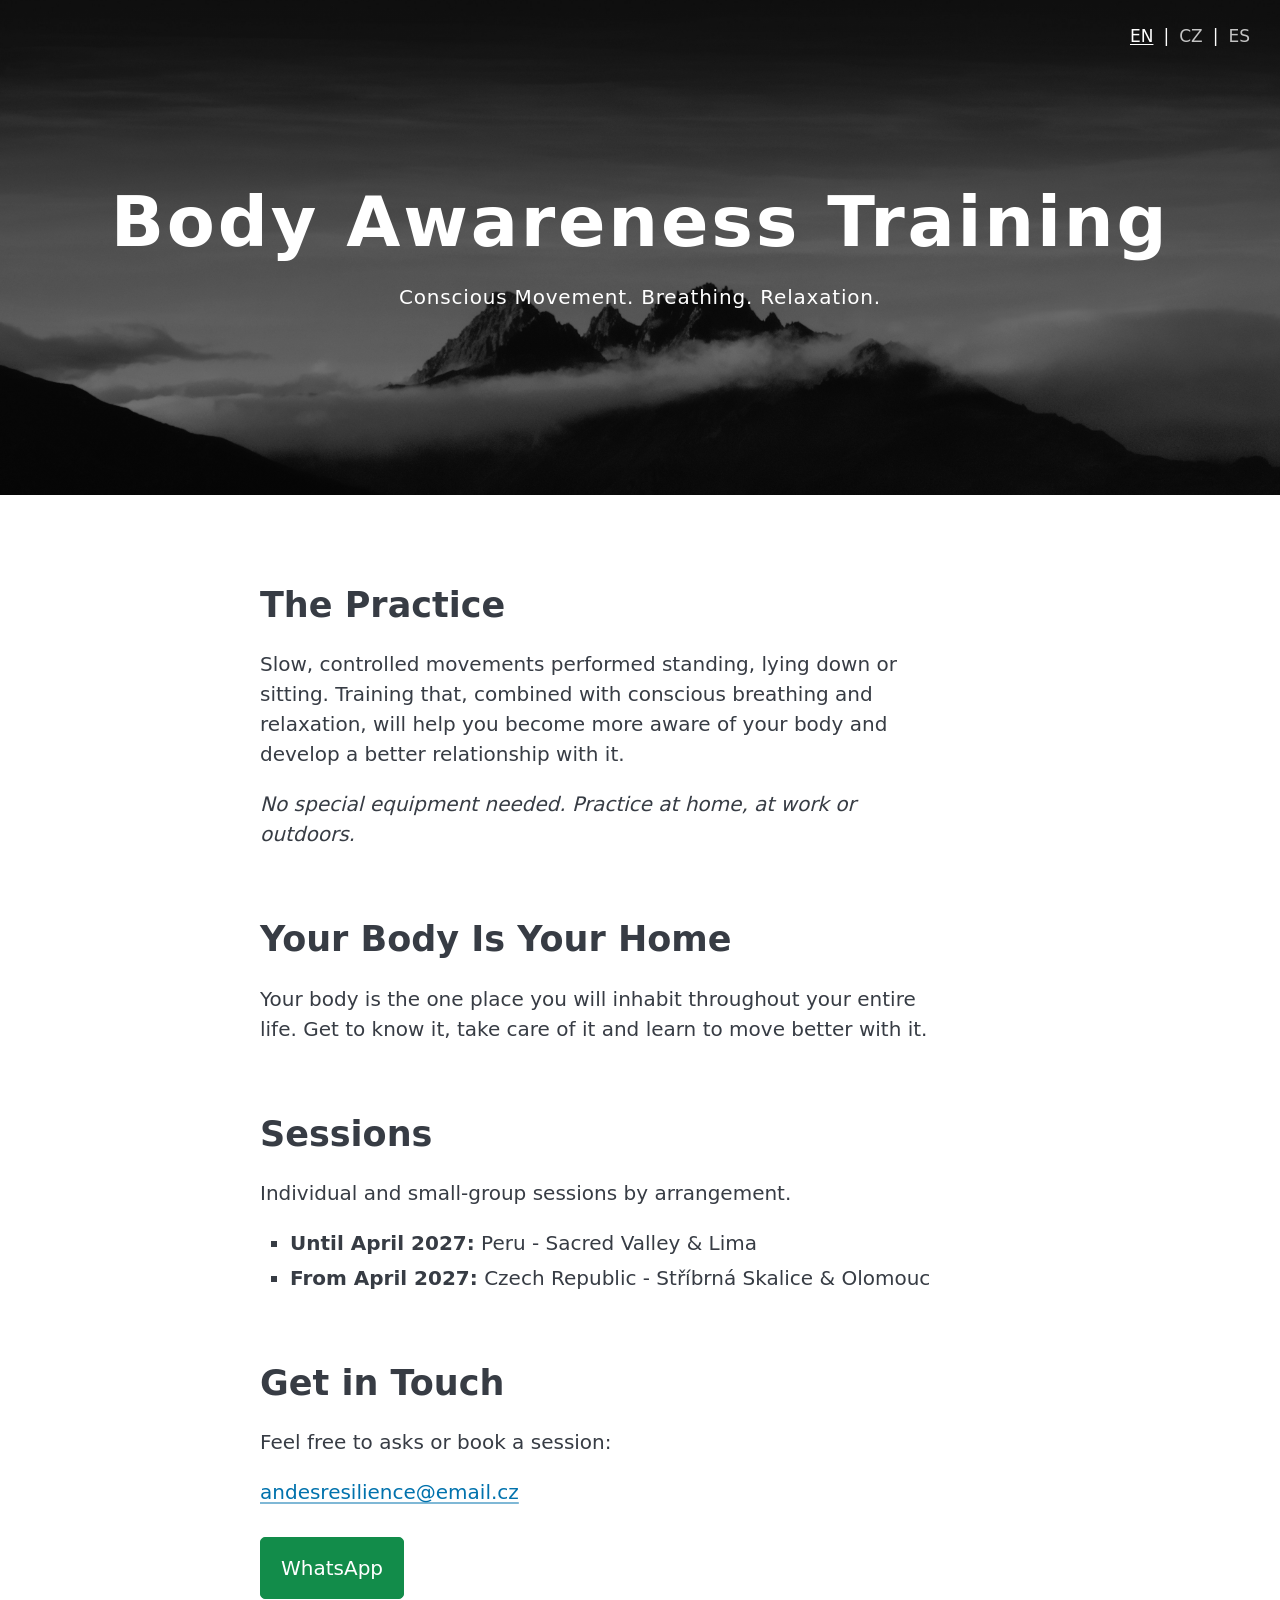
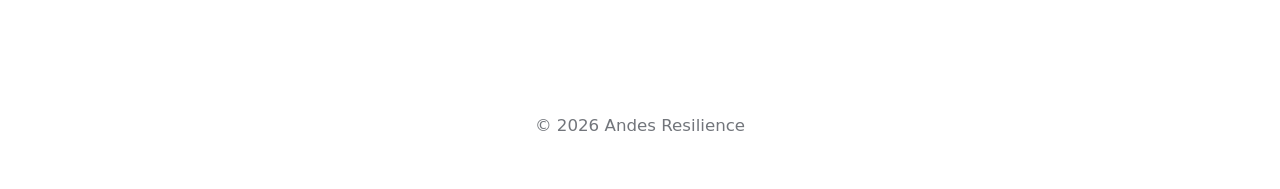
<file: index.html>
<!DOCTYPE html>
<html lang="en" data-theme="light">

<head>
    <meta charset="UTF-8">
    <meta name="viewport" content="width=device-width, initial-scale=1.0">

    <title>Body Awareness Training | Andes Resilience</title>
    <meta name="description" content="Conscious movement, breathing and relaxation. Simple practice to reconnect with your body.">

    <link rel="icon" type="image/png" href="static/img/favicon.png">

    <!-- Pico CSS: Basic layout, typography and responsive styles -->
    <link rel="stylesheet" href="static/css/pico.min.css">

    <!-- Custom CSS: Website-specific appearance -->
    <link rel="stylesheet" href="static/css/custom.css">
</head>

<body>

    <!-- HERO: Main message and Andes photograph -->
    <header class="hero-section">

        <!-- LANGUAGE SWITCHER: Links to all language versions -->
        <nav class="language-switcher" aria-label="Language selection">
            <a href="#" aria-current="page">EN</a>
            <span>|</span>
            <a href="cz/index.html">CZ</a>
            <span>|</span>
            <a href="es/index.html">ES</a>
        </nav>

        <div class="hero-content">
            <h1>Body Awareness Training</h1>
            <p>Conscious Movement. Breathing. Relaxation.</p>
        </div>

    </header>

    <main class="container">

        <!-- THE PRACTICE: What the sessions are about -->
        <section id="practice">
            <h2>The Practice</h2>

            <p>
                Slow, controlled movements performed standing, lying down or sitting.
                Training that, combined with conscious breathing and relaxation, will help you
                become more aware of your body and develop a better relationship with it.
            </p>

            <p>
                <em>No special equipment needed. Practice at home, at work or outdoors.</em>
            </p>
        </section>

        <!-- ABOUT: The central idea behind the practice -->
        <section id="about">
            <h2>Your Body Is Your Home</h2>

            <p>
                Your body is the one place you will inhabit throughout your entire life.
                Get to know it, take care of it and learn to move better with it.
            </p>
        </section>

        <!-- AVAILABILITY: Current and future location -->
        <section id="availability">
            <h2>Sessions</h2>

            <p>
                Individual and small-group sessions by arrangement.
            </p>

            <ul>
                <li><strong>Until April 2027:</strong> Peru - Sacred Valley & Lima</li>
                <li><strong>From April 2027:</strong> Czech Republic - Stříbrná Skalice & Olomouc</li>
            </ul>
        </section>

        <!-- CONTACT: Direct contact without a booking system -->
        <section id="contact">
            <h2>Get in Touch</h2>

            <p>
                Feel free to asks or book a session:
            </p>

            <p>
                <a href="mailto:andesresilience@email.cz">andesresilience@email.cz</a>
            </p>

            <div class="contact-actions">
                <a href="https://wa.me/51908561285"
                   role="button"
                   class="btn-whatsapp">
                    WhatsApp
                </a>
            </div>
        </section>

        <!-- FOOTER: Minimal project identification -->
        <footer>
            <small>&copy; 2026 Andes Resilience</small>
        </footer>

    </main>

</body>
</html>
</file>
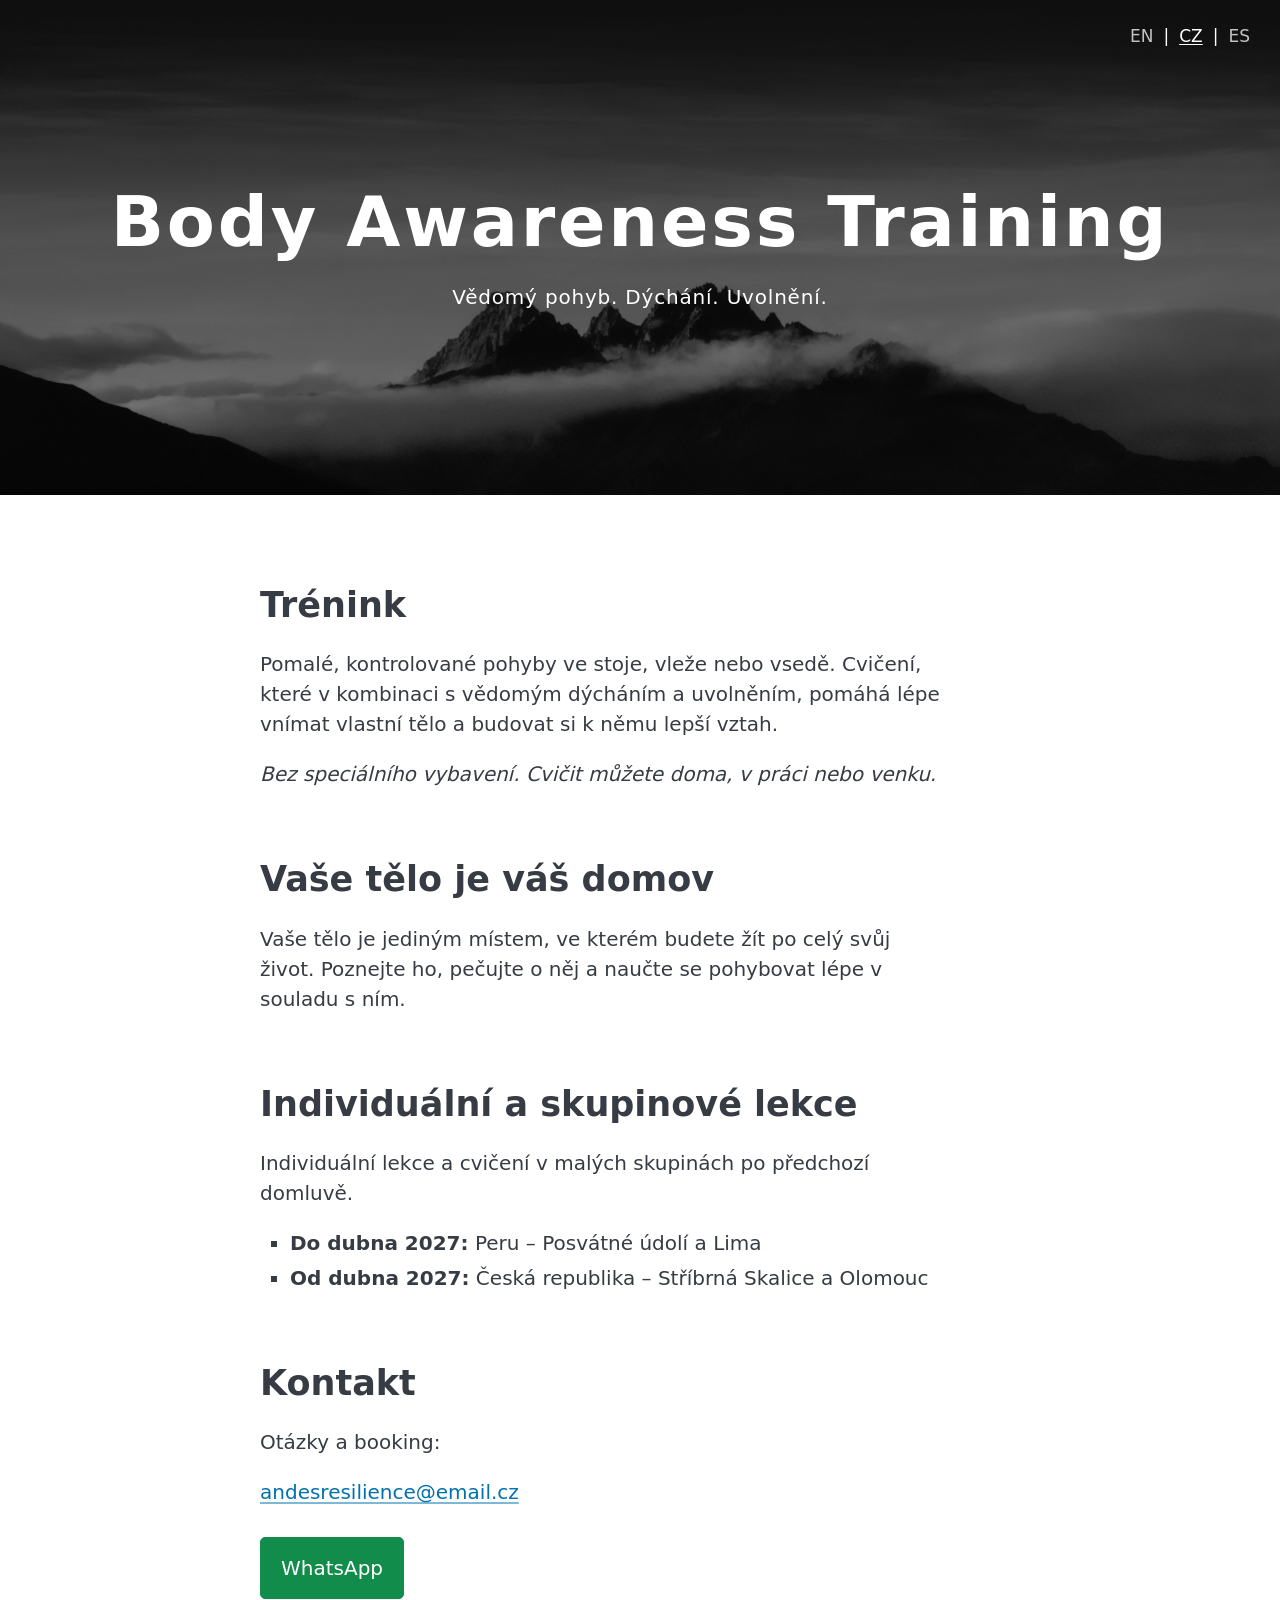
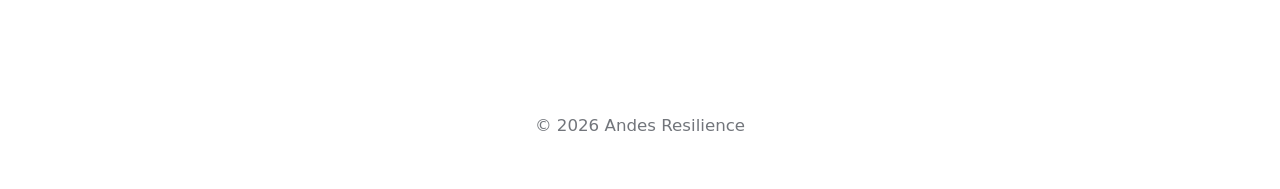
<file: cz/index.html>
<!DOCTYPE html>
<html lang="cs" data-theme="light">

<head>
    <meta charset="UTF-8">
    <meta name="viewport" content="width=device-width, initial-scale=1.0">

    <title>Body Awareness Training | Andes Resilience</title>
    <meta name="description" content="Vědomý pohyb, dýchání a uvolnění. Jednoduchá praxe pro lepší vnímání vlastního těla.">

    <link rel="icon" type="image/png" href="../static/img/favicon.png">

    <!-- Pico CSS: Basic layout, typography and responsive styles -->
    <link rel="stylesheet" href="../static/css/pico.min.css">

    <!-- Custom CSS: Website-specific appearance -->
    <link rel="stylesheet" href="../static/css/custom.css">
</head>

<body>

    <!-- HERO: Main message and Andes photograph -->
    <header class="hero-section">

        <!-- LANGUAGE SWITCHER: Links to all language versions -->
        <nav class="language-switcher" aria-label="Výběr jazyka">
            <a href="../index.html">EN</a>
            <span>|</span>
            <a href="#" aria-current="page">CZ</a>
            <span>|</span>
            <a href="../es/index.html">ES</a>
        </nav>

        <div class="hero-content">
            <h1>Body Awareness Training</h1>
            <p>Vědomý pohyb. Dýchání. Uvolnění.</p>
        </div>

    </header>

    <main class="container">

        <!-- THE PRACTICE: What the sessions are about -->
        <section id="practice">
            <h2>Trénink</h2>

            <p>
                Pomalé, kontrolované pohyby ve stoje, vleže nebo vsedě.
                Cvičení, které v kombinaci s vědomým dýcháním a uvolněním, pomáhá lépe
                vnímat vlastní tělo a budovat si k němu lepší vztah.
            </p>

            <p>
                <em>Bez speciálního vybavení. Cvičit můžete doma, v práci nebo venku.</em>
            </p>
        </section>

        <!-- ABOUT: The central idea behind the practice -->
        <section id="about">
            <h2>Vaše tělo je váš domov</h2>

            <p>
                Vaše tělo je jediným místem, ve kterém budete žít po celý svůj život.
                Poznejte ho, pečujte o něj a naučte se pohybovat lépe v souladu s ním.
            </p>
        </section>

        <!-- AVAILABILITY: Current and future location -->
        <section id="availability">
            <h2>Individuální a skupinové lekce</h2>

            <p>
                Individuální lekce a cvičení v malých skupinách po předchozí domluvě.
            </p>

            <ul>
                <li><strong>Do dubna 2027:</strong> Peru – Posvátné údolí a Lima</li>
                <li><strong>Od dubna 2027:</strong> Česká republika – Stříbrná Skalice a Olomouc</li>
            </ul>
        </section>

        <!-- CONTACT: Direct contact without a booking system -->
        <section id="contact">
            <h2>Kontakt</h2>

            <p>
                Otázky a booking:
            </p>

            <p>
                <a href="mailto:andesresilience@email.cz">andesresilience@email.cz</a>
            </p>

            <div class="contact-actions">
                <a href="https://wa.me/51908561285"
                   role="button"
                   class="btn-whatsapp">
                    WhatsApp
                </a>
            </div>
        </section>

        <!-- FOOTER: Minimal project identification -->
        <footer>
            <small>&copy; 2026 Andes Resilience</small>
        </footer>

    </main>

</body>
</html>
</file>
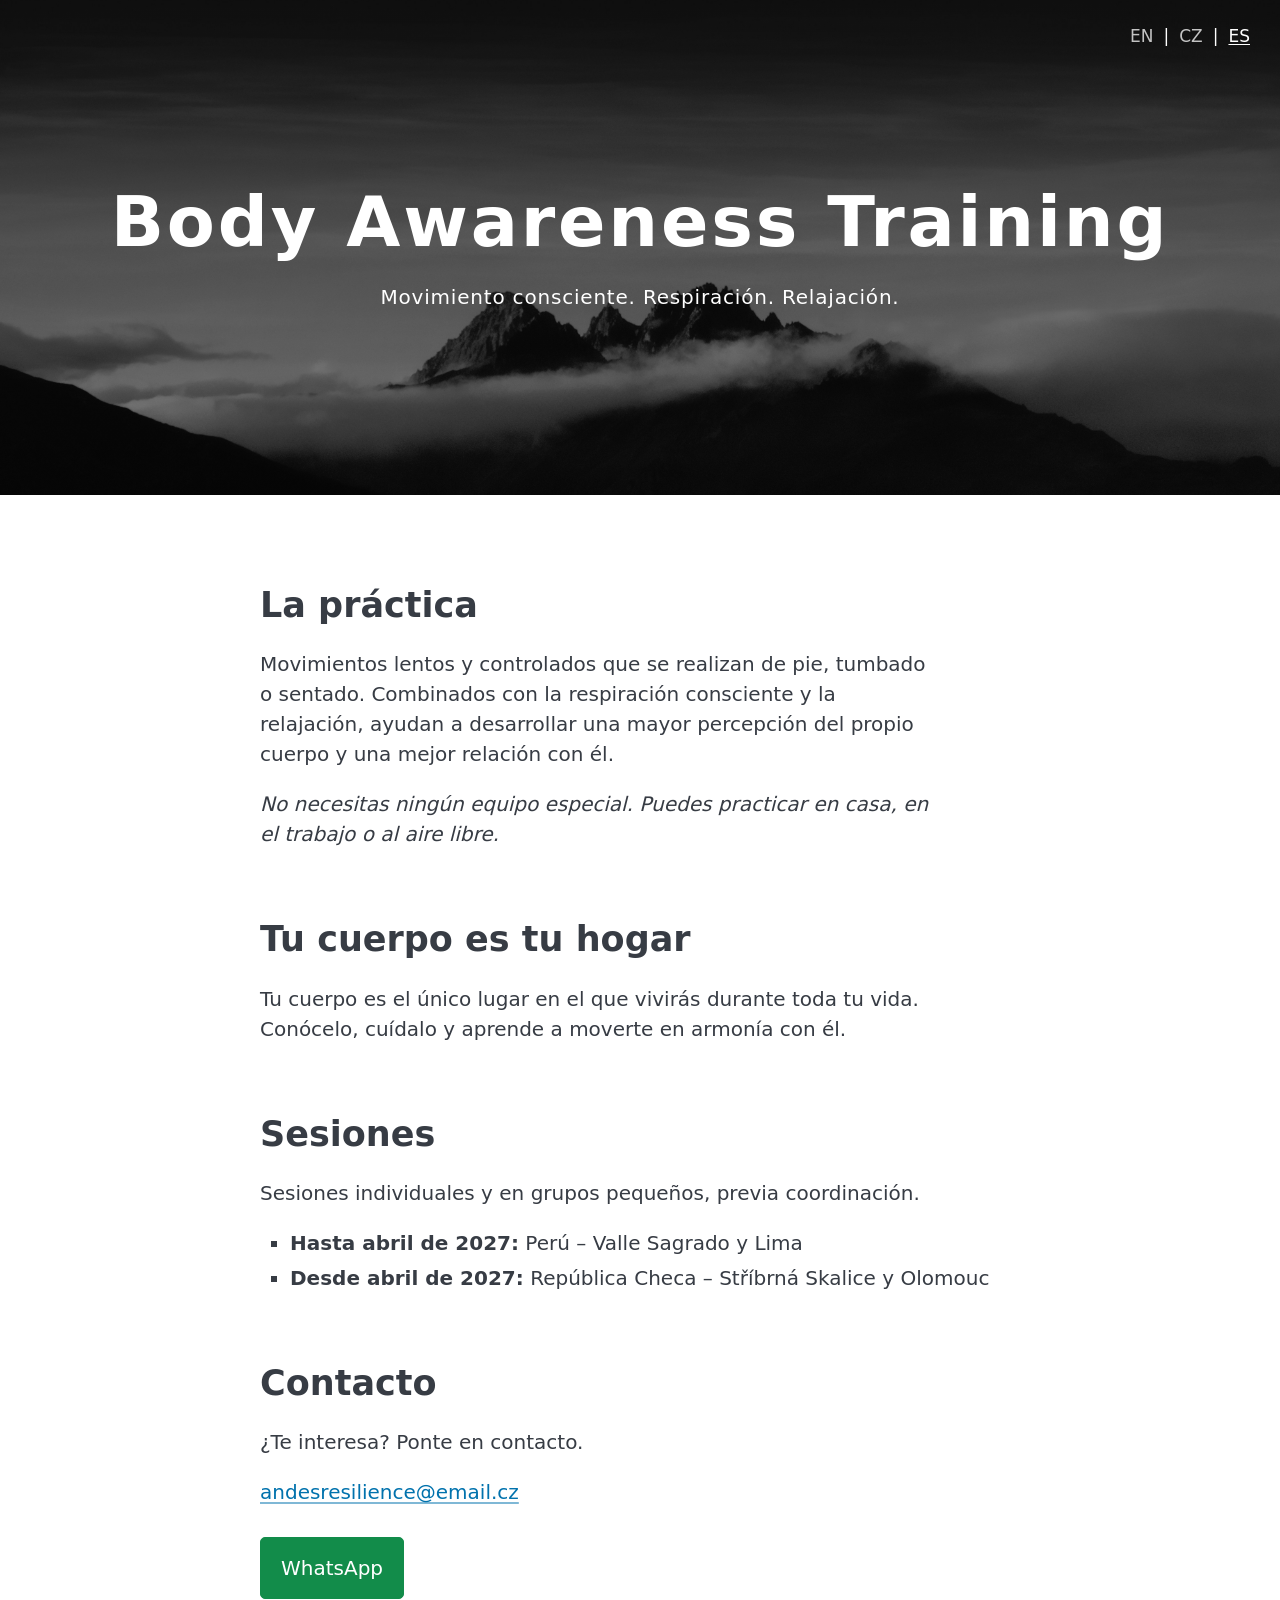
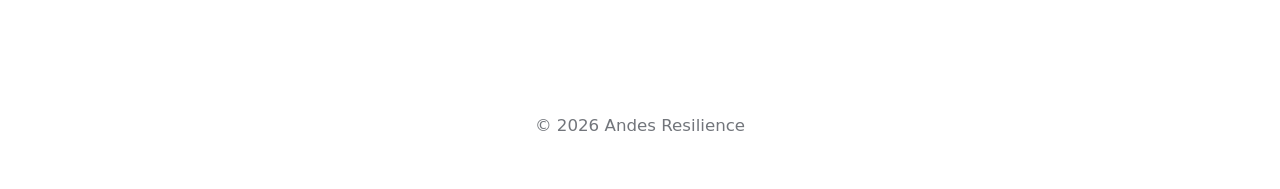
<file: es/index.html>
<!DOCTYPE html>
<html lang="es" data-theme="light">

<head>
    <meta charset="UTF-8">
    <meta name="viewport" content="width=device-width, initial-scale=1.0">

    <title>Body Awareness Training | Andes Resilience</title>
    <meta name="description" content="Movimiento consciente, respiración y relajación. Una práctica sencilla para reconectar con tu cuerpo.">

    <link rel="icon" type="image/png" href="../static/img/favicon.png">

    <!-- Pico CSS: Basic layout, typography and responsive styles -->
    <link rel="stylesheet" href="../static/css/pico.min.css">

    <!-- Custom CSS: Website-specific appearance -->
    <link rel="stylesheet" href="../static/css/custom.css">
</head>

<body>

    <!-- HERO: Main message and Andes photograph -->
    <header class="hero-section">

        <!-- LANGUAGE SWITCHER: Links to all language versions -->
        <nav class="language-switcher" aria-label="Selección de idioma">
            <a href="../index.html">EN</a>
            <span>|</span>
            <a href="../cz/index.html">CZ</a>
            <span>|</span>
            <a href="#" aria-current="page">ES</a>
        </nav>

        <div class="hero-content">
            <h1>Body Awareness Training</h1>
            <p>Movimiento consciente. Respiración. Relajación.</p>
        </div>

    </header>

    <main class="container">

        <!-- THE PRACTICE: What the sessions are about -->
        <section id="practice">
            <h2>La práctica</h2>

            <p>
                Movimientos lentos y controlados que se realizan de pie, tumbado o sentado.
                Combinados con la respiración consciente y la relajación, ayudan a
                desarrollar una mayor percepción del propio cuerpo y una mejor relación con él.
            </p>

            <p>
                <em>No necesitas ningún equipo especial. Puedes practicar en casa, en el trabajo o al aire libre.</em>
            </p>
        </section>

        <!-- ABOUT: The central idea behind the practice -->
        <section id="about">
            <h2>Tu cuerpo es tu hogar</h2>

            <p>
                Tu cuerpo es el único lugar en el que vivirás durante toda tu vida.
                Conócelo, cuídalo y aprende a moverte en armonía con él.
            </p>
        </section>

        <!-- AVAILABILITY: Current and future location -->
        <section id="availability">
            <h2>Sesiones</h2>

            <p>
                Sesiones individuales y en grupos pequeños, previa coordinación.
            </p>

            <ul>
                <li><strong>Hasta abril de 2027:</strong> Perú – Valle Sagrado y Lima</li>
                <li><strong>Desde abril de 2027:</strong> República Checa – Stříbrná Skalice y Olomouc</li>
            </ul>
        </section>

        <!-- CONTACT: Direct contact without a booking system -->
        <section id="contact">
            <h2>Contacto</h2>

            <p>
                ¿Te interesa? Ponte en contacto.
            </p>

            <p>
                <a href="mailto:andesresilience@email.cz">andesresilience@email.cz</a>
            </p>

            <div class="contact-actions">
                <a href="https://wa.me/51908561285"
                   role="button"
                   class="btn-whatsapp">
                    WhatsApp
                </a>
            </div>
        </section>

        <!-- FOOTER: Minimal project identification -->
        <footer>
            <small>&copy; 2026 Andes Resilience</small>
        </footer>

    </main>

</body>
</html>
</file>
<file: static/css/custom.css>
/* =========================================
   BASE
   Basic page settings and Pico CSS overrides
   ========================================= */

:root {
    --pico-font-family: system-ui, -apple-system, "Segoe UI",
        Roboto, Helvetica, Arial, sans-serif;
}

/* Keep the reading area comfortable on wide screens */
main.container {
    max-width: 760px;
}


/* =========================================
   HERO
   Existing black-and-white Andes photograph
   ========================================= */

.hero-section {
    position: relative;
    min-height: 55vh;
    padding: 3rem 1.5rem;

    display: flex;
    align-items: center;
    justify-content: center;

    text-align: center;

    background:
        linear-gradient(rgba(0, 0, 0, 0.30), rgba(0, 0, 0, 0.40)),
        url("../img/hero.jpg") center center / cover no-repeat;
}

.hero-content {
    color: #ffffff;
}

.hero-content h1 {
    color: #ffffff;
    font-size: clamp(2rem, 6vw, 3.5rem);
    font-weight: 750;
    letter-spacing: 0.04em;
    margin-bottom: 1rem;
}

.hero-content p {
    color: #ffffff;
    font-size: 1rem;
    letter-spacing: 0.04em;
    margin-bottom: 0;
}


/* =========================================
   LANGUAGE SWITCHER
   EN / CZ / ES links in the top-right corner
   ========================================= */

.language-switcher {
    position: absolute;
    top: 1.2rem;
    right: 1.5rem;

    display: flex;
    align-items: center;
    gap: 0.5rem;

    font-size: 0.85rem;
}

.language-switcher a,
.language-switcher span {
    color: #ffffff;
    text-decoration: none;
}

.language-switcher a {
    opacity: 0.75;
}

.language-switcher a:hover,
.language-switcher a[aria-current="page"] {
    opacity: 1;
    text-decoration: underline;
}


/* =========================================
   CONTENT
   Simple spacing and readable text
   ========================================= */

main > section {
    margin-top: 3.5rem;
}

main > section h2 {
    margin-bottom: 1.2rem;
}

main > section p {
    max-width: 680px;
}


/* =========================================
   AVAILABILITY
   Current and future locations
   ========================================= */

#availability ul {
    padding-left: 1.5rem;
}


/* =========================================
   CONTACT
   Direct contact without a booking system
   ========================================= */

.contact-actions {
    margin-top: 1.5rem;
}

a.btn-whatsapp {
    --pico-background-color: #128C4A;
    --pico-border-color: #128C4A;
    --pico-color: #ffffff;
}

a.btn-whatsapp:hover {
    --pico-background-color: #0E733C;
    --pico-border-color: #0E733C;
}


/* =========================================
   FOOTER
   Minimal footer at the bottom of the page
   ========================================= */

main > footer {
    margin-top: 4rem;
    padding: 1.5rem 0;
    text-align: center;
    opacity: 0.7;
}


/* =========================================
   MOBILE
   Adjust spacing and hero height on small screens
   ========================================= */

@media (max-width: 600px) {

    .hero-section {
        min-height: 45vh;
    }

    .language-switcher {
        top: 1rem;
        right: 1rem;
    }

    main > section {
        margin-top: 2.5rem;
    }
}
</file>
<file: static/css/pico.min.css>
@charset "UTF-8";/*!
 * Pico CSS ✨ v2.1.1 (https://picocss.com)
 * Copyright 2019-2025 - Licensed under MIT
 */:host,:root{--pico-font-family-emoji:"Apple Color Emoji","Segoe UI Emoji","Segoe UI Symbol","Noto Color Emoji";--pico-font-family-sans-serif:system-ui,"Segoe UI",Roboto,Oxygen,Ubuntu,Cantarell,Helvetica,Arial,"Helvetica Neue",sans-serif,var(--pico-font-family-emoji);--pico-font-family-monospace:ui-monospace,SFMono-Regular,"SF Mono",Menlo,Consolas,"Liberation Mono",monospace,var(--pico-font-family-emoji);--pico-font-family:var(--pico-font-family-sans-serif);--pico-line-height:1.5;--pico-font-weight:400;--pico-font-size:100%;--pico-text-underline-offset:0.1rem;--pico-border-radius:0.25rem;--pico-border-width:0.0625rem;--pico-outline-width:0.125rem;--pico-transition:0.2s ease-in-out;--pico-spacing:1rem;--pico-typography-spacing-vertical:1rem;--pico-block-spacing-vertical:var(--pico-spacing);--pico-block-spacing-horizontal:var(--pico-spacing);--pico-grid-column-gap:var(--pico-spacing);--pico-grid-row-gap:var(--pico-spacing);--pico-form-element-spacing-vertical:0.75rem;--pico-form-element-spacing-horizontal:1rem;--pico-group-box-shadow:0 0 0 rgba(0, 0, 0, 0);--pico-group-box-shadow-focus-with-button:0 0 0 var(--pico-outline-width) var(--pico-primary-focus);--pico-group-box-shadow-focus-with-input:0 0 0 0.0625rem var(--pico-form-element-border-color);--pico-modal-overlay-backdrop-filter:blur(0.375rem);--pico-nav-element-spacing-vertical:1rem;--pico-nav-element-spacing-horizontal:0.5rem;--pico-nav-link-spacing-vertical:0.5rem;--pico-nav-link-spacing-horizontal:0.5rem;--pico-nav-breadcrumb-divider:">";--pico-icon-checkbox:url("data:image/svg+xml,%3Csvg xmlns='http://www.w3.org/2000/svg' width='24' height='24' viewBox='0 0 24 24' fill='none' stroke='rgb(255, 255, 255)' stroke-width='4' stroke-linecap='round' stroke-linejoin='round'%3E%3Cpolyline points='20 6 9 17 4 12'%3E%3C/polyline%3E%3C/svg%3E");--pico-icon-minus:url("data:image/svg+xml,%3Csvg xmlns='http://www.w3.org/2000/svg' width='24' height='24' viewBox='0 0 24 24' fill='none' stroke='rgb(255, 255, 255)' stroke-width='4' stroke-linecap='round' stroke-linejoin='round'%3E%3Cline x1='5' y1='12' x2='19' y2='12'%3E%3C/line%3E%3C/svg%3E");--pico-icon-chevron:url("data:image/svg+xml,%3Csvg xmlns='http://www.w3.org/2000/svg' width='24' height='24' viewBox='0 0 24 24' fill='none' stroke='rgb(136, 145, 164)' stroke-width='2' stroke-linecap='round' stroke-linejoin='round'%3E%3Cpolyline points='6 9 12 15 18 9'%3E%3C/polyline%3E%3C/svg%3E");--pico-icon-date:url("data:image/svg+xml,%3Csvg xmlns='http://www.w3.org/2000/svg' width='24' height='24' viewBox='0 0 24 24' fill='none' stroke='rgb(136, 145, 164)' stroke-width='2' stroke-linecap='round' stroke-linejoin='round'%3E%3Crect x='3' y='4' width='18' height='18' rx='2' ry='2'%3E%3C/rect%3E%3Cline x1='16' y1='2' x2='16' y2='6'%3E%3C/line%3E%3Cline x1='8' y1='2' x2='8' y2='6'%3E%3C/line%3E%3Cline x1='3' y1='10' x2='21' y2='10'%3E%3C/line%3E%3C/svg%3E");--pico-icon-time:url("data:image/svg+xml,%3Csvg xmlns='http://www.w3.org/2000/svg' width='24' height='24' viewBox='0 0 24 24' fill='none' stroke='rgb(136, 145, 164)' stroke-width='2' stroke-linecap='round' stroke-linejoin='round'%3E%3Ccircle cx='12' cy='12' r='10'%3E%3C/circle%3E%3Cpolyline points='12 6 12 12 16 14'%3E%3C/polyline%3E%3C/svg%3E");--pico-icon-search:url("data:image/svg+xml,%3Csvg xmlns='http://www.w3.org/2000/svg' width='24' height='24' viewBox='0 0 24 24' fill='none' stroke='rgb(136, 145, 164)' stroke-width='1.5' stroke-linecap='round' stroke-linejoin='round'%3E%3Ccircle cx='11' cy='11' r='8'%3E%3C/circle%3E%3Cline x1='21' y1='21' x2='16.65' y2='16.65'%3E%3C/line%3E%3C/svg%3E");--pico-icon-close:url("data:image/svg+xml,%3Csvg xmlns='http://www.w3.org/2000/svg' width='24' height='24' viewBox='0 0 24 24' fill='none' stroke='rgb(136, 145, 164)' stroke-width='3' stroke-linecap='round' stroke-linejoin='round'%3E%3Cline x1='18' y1='6' x2='6' y2='18'%3E%3C/line%3E%3Cline x1='6' y1='6' x2='18' y2='18'%3E%3C/line%3E%3C/svg%3E");--pico-icon-loading:url("data:image/svg+xml,%3Csvg fill='none' height='24' width='24' viewBox='0 0 24 24' xmlns='http://www.w3.org/2000/svg' %3E%3Cstyle%3E g %7B animation: rotate 2s linear infinite; transform-origin: center center; %7D circle %7B stroke-dasharray: 75,100; stroke-dashoffset: -5; animation: dash 1.5s ease-in-out infinite; stroke-linecap: round; %7D @keyframes rotate %7B 0%25 %7B transform: rotate(0deg); %7D 100%25 %7B transform: rotate(360deg); %7D %7D @keyframes dash %7B 0%25 %7B stroke-dasharray: 1,100; stroke-dashoffset: 0; %7D 50%25 %7B stroke-dasharray: 44.5,100; stroke-dashoffset: -17.5; %7D 100%25 %7B stroke-dasharray: 44.5,100; stroke-dashoffset: -62; %7D %7D %3C/style%3E%3Cg%3E%3Ccircle cx='12' cy='12' r='10' fill='none' stroke='rgb(136, 145, 164)' stroke-width='4' /%3E%3C/g%3E%3C/svg%3E")}@media (min-width:576px){:host,:root{--pico-font-size:106.25%}}@media (min-width:768px){:host,:root{--pico-font-size:112.5%}}@media (min-width:1024px){:host,:root{--pico-font-size:118.75%}}@media (min-width:1280px){:host,:root{--pico-font-size:125%}}@media (min-width:1536px){:host,:root{--pico-font-size:131.25%}}a{--pico-text-decoration:underline}a.contrast,a.secondary{--pico-text-decoration:underline}small{--pico-font-size:0.875em}h1,h2,h3,h4,h5,h6{--pico-font-weight:700}h1{--pico-font-size:2rem;--pico-line-height:1.125;--pico-typography-spacing-top:3rem}h2{--pico-font-size:1.75rem;--pico-line-height:1.15;--pico-typography-spacing-top:2.625rem}h3{--pico-font-size:1.5rem;--pico-line-height:1.175;--pico-typography-spacing-top:2.25rem}h4{--pico-font-size:1.25rem;--pico-line-height:1.2;--pico-typography-spacing-top:1.874rem}h5{--pico-font-size:1.125rem;--pico-line-height:1.225;--pico-typography-spacing-top:1.6875rem}h6{--pico-font-size:1rem;--pico-line-height:1.25;--pico-typography-spacing-top:1.5rem}tfoot td,tfoot th,thead td,thead th{--pico-font-weight:600;--pico-border-width:0.1875rem}code,kbd,pre,samp{--pico-font-family:var(--pico-font-family-monospace)}kbd{--pico-font-weight:bolder}:where(select,textarea),input:not([type=submit],[type=button],[type=reset],[type=checkbox],[type=radio],[type=file]){--pico-outline-width:0.0625rem}[type=search]{--pico-border-radius:5rem}[type=checkbox],[type=radio]{--pico-border-width:0.125rem}[type=checkbox][role=switch]{--pico-border-width:0.1875rem}details.dropdown summary:not([role=button]){--pico-outline-width:0.0625rem}nav details.dropdown summary:focus-visible{--pico-outline-width:0.125rem}[role=search]{--pico-border-radius:5rem}[role=group]:has(button.secondary:focus,[type=submit].secondary:focus,[type=button].secondary:focus,[role=button].secondary:focus),[role=search]:has(button.secondary:focus,[type=submit].secondary:focus,[type=button].secondary:focus,[role=button].secondary:focus){--pico-group-box-shadow-focus-with-button:0 0 0 var(--pico-outline-width) var(--pico-secondary-focus)}[role=group]:has(button.contrast:focus,[type=submit].contrast:focus,[type=button].contrast:focus,[role=button].contrast:focus),[role=search]:has(button.contrast:focus,[type=submit].contrast:focus,[type=button].contrast:focus,[role=button].contrast:focus){--pico-group-box-shadow-focus-with-button:0 0 0 var(--pico-outline-width) var(--pico-contrast-focus)}[role=group] [role=button],[role=group] [type=button],[role=group] [type=submit],[role=group] button,[role=search] [role=button],[role=search] [type=button],[role=search] [type=submit],[role=search] button{--pico-form-element-spacing-horizontal:2rem}details summary[role=button]:not(.outline)::after{filter:brightness(0) invert(1)}[aria-busy=true]:not(input,select,textarea):is(button,[type=submit],[type=button],[type=reset],[role=button]):not(.outline)::before{filter:brightness(0) invert(1)}:host(:not([data-theme=dark])),:root:not([data-theme=dark]),[data-theme=light]{color-scheme:light;--pico-background-color:#fff;--pico-color:#373c44;--pico-text-selection-color:rgba(2, 154, 232, 0.25);--pico-muted-color:#646b79;--pico-muted-border-color:rgb(231, 234, 239.5);--pico-primary:#0172ad;--pico-primary-background:#0172ad;--pico-primary-border:var(--pico-primary-background);--pico-primary-underline:rgba(1, 114, 173, 0.5);--pico-primary-hover:#015887;--pico-primary-hover-background:#02659a;--pico-primary-hover-border:var(--pico-primary-hover-background);--pico-primary-hover-underline:var(--pico-primary-hover);--pico-primary-focus:rgba(2, 154, 232, 0.5);--pico-primary-inverse:#fff;--pico-secondary:#5d6b89;--pico-secondary-background:#525f7a;--pico-secondary-border:var(--pico-secondary-background);--pico-secondary-underline:rgba(93, 107, 137, 0.5);--pico-secondary-hover:#48536b;--pico-secondary-hover-background:#48536b;--pico-secondary-hover-border:var(--pico-secondary-hover-background);--pico-secondary-hover-underline:var(--pico-secondary-hover);--pico-secondary-focus:rgba(93, 107, 137, 0.25);--pico-secondary-inverse:#fff;--pico-contrast:#181c25;--pico-contrast-background:#181c25;--pico-contrast-border:var(--pico-contrast-background);--pico-contrast-underline:rgba(24, 28, 37, 0.5);--pico-contrast-hover:#000;--pico-contrast-hover-background:#000;--pico-contrast-hover-border:var(--pico-contrast-hover-background);--pico-contrast-hover-underline:var(--pico-secondary-hover);--pico-contrast-focus:rgba(93, 107, 137, 0.25);--pico-contrast-inverse:#fff;--pico-box-shadow:0.0145rem 0.029rem 0.174rem rgba(129, 145, 181, 0.01698),0.0335rem 0.067rem 0.402rem rgba(129, 145, 181, 0.024),0.0625rem 0.125rem 0.75rem rgba(129, 145, 181, 0.03),0.1125rem 0.225rem 1.35rem rgba(129, 145, 181, 0.036),0.2085rem 0.417rem 2.502rem rgba(129, 145, 181, 0.04302),0.5rem 1rem 6rem rgba(129, 145, 181, 0.06),0 0 0 0.0625rem rgba(129, 145, 181, 0.015);--pico-h1-color:#2d3138;--pico-h2-color:#373c44;--pico-h3-color:#424751;--pico-h4-color:#4d535e;--pico-h5-color:#5c6370;--pico-h6-color:#646b79;--pico-mark-background-color:rgb(252.5, 230.5, 191.5);--pico-mark-color:#0f1114;--pico-ins-color:rgb(28.5, 105.5, 84);--pico-del-color:rgb(136, 56.5, 53);--pico-blockquote-border-color:var(--pico-muted-border-color);--pico-blockquote-footer-color:var(--pico-muted-color);--pico-button-box-shadow:0 0 0 rgba(0, 0, 0, 0);--pico-button-hover-box-shadow:0 0 0 rgba(0, 0, 0, 0);--pico-table-border-color:var(--pico-muted-border-color);--pico-table-row-stripped-background-color:rgba(111, 120, 135, 0.0375);--pico-code-background-color:rgb(243, 244.5, 246.75);--pico-code-color:#646b79;--pico-code-kbd-background-color:var(--pico-color);--pico-code-kbd-color:var(--pico-background-color);--pico-form-element-background-color:rgb(251, 251.5, 252.25);--pico-form-element-selected-background-color:#dfe3eb;--pico-form-element-border-color:#cfd5e2;--pico-form-element-color:#23262c;--pico-form-element-placeholder-color:var(--pico-muted-color);--pico-form-element-active-background-color:#fff;--pico-form-element-active-border-color:var(--pico-primary-border);--pico-form-element-focus-color:var(--pico-primary-border);--pico-form-element-disabled-opacity:0.5;--pico-form-element-invalid-border-color:rgb(183.5, 105.5, 106.5);--pico-form-element-invalid-active-border-color:rgb(200.25, 79.25, 72.25);--pico-form-element-invalid-focus-color:var(--pico-form-element-invalid-active-border-color);--pico-form-element-valid-border-color:rgb(76, 154.5, 137.5);--pico-form-element-valid-active-border-color:rgb(39, 152.75, 118.75);--pico-form-element-valid-focus-color:var(--pico-form-element-valid-active-border-color);--pico-switch-background-color:#bfc7d9;--pico-switch-checked-background-color:var(--pico-primary-background);--pico-switch-color:#fff;--pico-switch-thumb-box-shadow:0 0 0 rgba(0, 0, 0, 0);--pico-range-border-color:#dfe3eb;--pico-range-active-border-color:#bfc7d9;--pico-range-thumb-border-color:var(--pico-background-color);--pico-range-thumb-color:var(--pico-secondary-background);--pico-range-thumb-active-color:var(--pico-primary-background);--pico-accordion-border-color:var(--pico-muted-border-color);--pico-accordion-active-summary-color:var(--pico-primary-hover);--pico-accordion-close-summary-color:var(--pico-color);--pico-accordion-open-summary-color:var(--pico-muted-color);--pico-card-background-color:var(--pico-background-color);--pico-card-border-color:var(--pico-muted-border-color);--pico-card-box-shadow:var(--pico-box-shadow);--pico-card-sectioning-background-color:rgb(251, 251.5, 252.25);--pico-dropdown-background-color:#fff;--pico-dropdown-border-color:#eff1f4;--pico-dropdown-box-shadow:var(--pico-box-shadow);--pico-dropdown-color:var(--pico-color);--pico-dropdown-hover-background-color:#eff1f4;--pico-loading-spinner-opacity:0.5;--pico-modal-overlay-background-color:rgba(232, 234, 237, 0.75);--pico-progress-background-color:#dfe3eb;--pico-progress-color:var(--pico-primary-background);--pico-tooltip-background-color:var(--pico-contrast-background);--pico-tooltip-color:var(--pico-contrast-inverse);--pico-icon-valid:url("data:image/svg+xml,%3Csvg xmlns='http://www.w3.org/2000/svg' width='24' height='24' viewBox='0 0 24 24' fill='none' stroke='rgb(76, 154.5, 137.5)' stroke-width='2' stroke-linecap='round' stroke-linejoin='round'%3E%3Cpolyline points='20 6 9 17 4 12'%3E%3C/polyline%3E%3C/svg%3E");--pico-icon-invalid:url("data:image/svg+xml,%3Csvg xmlns='http://www.w3.org/2000/svg' width='24' height='24' viewBox='0 0 24 24' fill='none' stroke='rgb(200.25, 79.25, 72.25)' stroke-width='2' stroke-linecap='round' stroke-linejoin='round'%3E%3Ccircle cx='12' cy='12' r='10'%3E%3C/circle%3E%3Cline x1='12' y1='8' x2='12' y2='12'%3E%3C/line%3E%3Cline x1='12' y1='16' x2='12.01' y2='16'%3E%3C/line%3E%3C/svg%3E")}:host(:not([data-theme=dark])) input:is([type=submit],[type=button],[type=reset],[type=checkbox],[type=radio],[type=file]),:root:not([data-theme=dark]) input:is([type=submit],[type=button],[type=reset],[type=checkbox],[type=radio],[type=file]),[data-theme=light] input:is([type=submit],[type=button],[type=reset],[type=checkbox],[type=radio],[type=file]){--pico-form-element-focus-color:var(--pico-primary-focus)}@media only screen and (prefers-color-scheme:dark){:host(:not([data-theme])),:root:not([data-theme]){color-scheme:dark;--pico-background-color:rgb(19, 22.5, 30.5);--pico-color:#c2c7d0;--pico-text-selection-color:rgba(1, 170, 255, 0.1875);--pico-muted-color:#7b8495;--pico-muted-border-color:#202632;--pico-primary:#01aaff;--pico-primary-background:#0172ad;--pico-primary-border:var(--pico-primary-background);--pico-primary-underline:rgba(1, 170, 255, 0.5);--pico-primary-hover:#79c0ff;--pico-primary-hover-background:#017fc0;--pico-primary-hover-border:var(--pico-primary-hover-background);--pico-primary-hover-underline:var(--pico-primary-hover);--pico-primary-focus:rgba(1, 170, 255, 0.375);--pico-primary-inverse:#fff;--pico-secondary:#969eaf;--pico-secondary-background:#525f7a;--pico-secondary-border:var(--pico-secondary-background);--pico-secondary-underline:rgba(150, 158, 175, 0.5);--pico-secondary-hover:#b3b9c5;--pico-secondary-hover-background:#5d6b89;--pico-secondary-hover-border:var(--pico-secondary-hover-background);--pico-secondary-hover-underline:var(--pico-secondary-hover);--pico-secondary-focus:rgba(144, 158, 190, 0.25);--pico-secondary-inverse:#fff;--pico-contrast:#dfe3eb;--pico-contrast-background:#eff1f4;--pico-contrast-border:var(--pico-contrast-background);--pico-contrast-underline:rgba(223, 227, 235, 0.5);--pico-contrast-hover:#fff;--pico-contrast-hover-background:#fff;--pico-contrast-hover-border:var(--pico-contrast-hover-background);--pico-contrast-hover-underline:var(--pico-contrast-hover);--pico-contrast-focus:rgba(207, 213, 226, 0.25);--pico-contrast-inverse:#000;--pico-box-shadow:0.0145rem 0.029rem 0.174rem rgba(7, 8.5, 12, 0.01698),0.0335rem 0.067rem 0.402rem rgba(7, 8.5, 12, 0.024),0.0625rem 0.125rem 0.75rem rgba(7, 8.5, 12, 0.03),0.1125rem 0.225rem 1.35rem rgba(7, 8.5, 12, 0.036),0.2085rem 0.417rem 2.502rem rgba(7, 8.5, 12, 0.04302),0.5rem 1rem 6rem rgba(7, 8.5, 12, 0.06),0 0 0 0.0625rem rgba(7, 8.5, 12, 0.015);--pico-h1-color:#f0f1f3;--pico-h2-color:#e0e3e7;--pico-h3-color:#c2c7d0;--pico-h4-color:#b3b9c5;--pico-h5-color:#a4acba;--pico-h6-color:#8891a4;--pico-mark-background-color:#014063;--pico-mark-color:#fff;--pico-ins-color:#62af9a;--pico-del-color:rgb(205.5, 126, 123);--pico-blockquote-border-color:var(--pico-muted-border-color);--pico-blockquote-footer-color:var(--pico-muted-color);--pico-button-box-shadow:0 0 0 rgba(0, 0, 0, 0);--pico-button-hover-box-shadow:0 0 0 rgba(0, 0, 0, 0);--pico-table-border-color:var(--pico-muted-border-color);--pico-table-row-stripped-background-color:rgba(111, 120, 135, 0.0375);--pico-code-background-color:rgb(26, 30.5, 40.25);--pico-code-color:#8891a4;--pico-code-kbd-background-color:var(--pico-color);--pico-code-kbd-color:var(--pico-background-color);--pico-form-element-background-color:rgb(28, 33, 43.5);--pico-form-element-selected-background-color:#2a3140;--pico-form-element-border-color:#2a3140;--pico-form-element-color:#e0e3e7;--pico-form-element-placeholder-color:#8891a4;--pico-form-element-active-background-color:rgb(26, 30.5, 40.25);--pico-form-element-active-border-color:var(--pico-primary-border);--pico-form-element-focus-color:var(--pico-primary-border);--pico-form-element-disabled-opacity:0.5;--pico-form-element-invalid-border-color:rgb(149.5, 74, 80);--pico-form-element-invalid-active-border-color:rgb(183.25, 63.5, 59);--pico-form-element-invalid-focus-color:var(--pico-form-element-invalid-active-border-color);--pico-form-element-valid-border-color:#2a7b6f;--pico-form-element-valid-active-border-color:rgb(22, 137, 105.5);--pico-form-element-valid-focus-color:var(--pico-form-element-valid-active-border-color);--pico-switch-background-color:#333c4e;--pico-switch-checked-background-color:var(--pico-primary-background);--pico-switch-color:#fff;--pico-switch-thumb-box-shadow:0 0 0 rgba(0, 0, 0, 0);--pico-range-border-color:#202632;--pico-range-active-border-color:#2a3140;--pico-range-thumb-border-color:var(--pico-background-color);--pico-range-thumb-color:var(--pico-secondary-background);--pico-range-thumb-active-color:var(--pico-primary-background);--pico-accordion-border-color:var(--pico-muted-border-color);--pico-accordion-active-summary-color:var(--pico-primary-hover);--pico-accordion-close-summary-color:var(--pico-color);--pico-accordion-open-summary-color:var(--pico-muted-color);--pico-card-background-color:#181c25;--pico-card-border-color:var(--pico-card-background-color);--pico-card-box-shadow:var(--pico-box-shadow);--pico-card-sectioning-background-color:rgb(26, 30.5, 40.25);--pico-dropdown-background-color:#181c25;--pico-dropdown-border-color:#202632;--pico-dropdown-box-shadow:var(--pico-box-shadow);--pico-dropdown-color:var(--pico-color);--pico-dropdown-hover-background-color:#202632;--pico-loading-spinner-opacity:0.5;--pico-modal-overlay-background-color:rgba(7.5, 8.5, 10, 0.75);--pico-progress-background-color:#202632;--pico-progress-color:var(--pico-primary-background);--pico-tooltip-background-color:var(--pico-contrast-background);--pico-tooltip-color:var(--pico-contrast-inverse);--pico-icon-valid:url("data:image/svg+xml,%3Csvg xmlns='http://www.w3.org/2000/svg' width='24' height='24' viewBox='0 0 24 24' fill='none' stroke='rgb(42, 123, 111)' stroke-width='2' stroke-linecap='round' stroke-linejoin='round'%3E%3Cpolyline points='20 6 9 17 4 12'%3E%3C/polyline%3E%3C/svg%3E");--pico-icon-invalid:url("data:image/svg+xml,%3Csvg xmlns='http://www.w3.org/2000/svg' width='24' height='24' viewBox='0 0 24 24' fill='none' stroke='rgb(149.5, 74, 80)' stroke-width='2' stroke-linecap='round' stroke-linejoin='round'%3E%3Ccircle cx='12' cy='12' r='10'%3E%3C/circle%3E%3Cline x1='12' y1='8' x2='12' y2='12'%3E%3C/line%3E%3Cline x1='12' y1='16' x2='12.01' y2='16'%3E%3C/line%3E%3C/svg%3E")}:host(:not([data-theme])) input:is([type=submit],[type=button],[type=reset],[type=checkbox],[type=radio],[type=file]),:root:not([data-theme]) input:is([type=submit],[type=button],[type=reset],[type=checkbox],[type=radio],[type=file]){--pico-form-element-focus-color:var(--pico-primary-focus)}:host(:not([data-theme])) details summary[role=button].contrast:not(.outline)::after,:root:not([data-theme]) details summary[role=button].contrast:not(.outline)::after{filter:brightness(0)}:host(:not([data-theme])) [aria-busy=true]:not(input,select,textarea).contrast:is(button,[type=submit],[type=button],[type=reset],[role=button]):not(.outline)::before,:root:not([data-theme]) [aria-busy=true]:not(input,select,textarea).contrast:is(button,[type=submit],[type=button],[type=reset],[role=button]):not(.outline)::before{filter:brightness(0)}}[data-theme=dark]{color-scheme:dark;--pico-background-color:rgb(19, 22.5, 30.5);--pico-color:#c2c7d0;--pico-text-selection-color:rgba(1, 170, 255, 0.1875);--pico-muted-color:#7b8495;--pico-muted-border-color:#202632;--pico-primary:#01aaff;--pico-primary-background:#0172ad;--pico-primary-border:var(--pico-primary-background);--pico-primary-underline:rgba(1, 170, 255, 0.5);--pico-primary-hover:#79c0ff;--pico-primary-hover-background:#017fc0;--pico-primary-hover-border:var(--pico-primary-hover-background);--pico-primary-hover-underline:var(--pico-primary-hover);--pico-primary-focus:rgba(1, 170, 255, 0.375);--pico-primary-inverse:#fff;--pico-secondary:#969eaf;--pico-secondary-background:#525f7a;--pico-secondary-border:var(--pico-secondary-background);--pico-secondary-underline:rgba(150, 158, 175, 0.5);--pico-secondary-hover:#b3b9c5;--pico-secondary-hover-background:#5d6b89;--pico-secondary-hover-border:var(--pico-secondary-hover-background);--pico-secondary-hover-underline:var(--pico-secondary-hover);--pico-secondary-focus:rgba(144, 158, 190, 0.25);--pico-secondary-inverse:#fff;--pico-contrast:#dfe3eb;--pico-contrast-background:#eff1f4;--pico-contrast-border:var(--pico-contrast-background);--pico-contrast-underline:rgba(223, 227, 235, 0.5);--pico-contrast-hover:#fff;--pico-contrast-hover-background:#fff;--pico-contrast-hover-border:var(--pico-contrast-hover-background);--pico-contrast-hover-underline:var(--pico-contrast-hover);--pico-contrast-focus:rgba(207, 213, 226, 0.25);--pico-contrast-inverse:#000;--pico-box-shadow:0.0145rem 0.029rem 0.174rem rgba(7, 8.5, 12, 0.01698),0.0335rem 0.067rem 0.402rem rgba(7, 8.5, 12, 0.024),0.0625rem 0.125rem 0.75rem rgba(7, 8.5, 12, 0.03),0.1125rem 0.225rem 1.35rem rgba(7, 8.5, 12, 0.036),0.2085rem 0.417rem 2.502rem rgba(7, 8.5, 12, 0.04302),0.5rem 1rem 6rem rgba(7, 8.5, 12, 0.06),0 0 0 0.0625rem rgba(7, 8.5, 12, 0.015);--pico-h1-color:#f0f1f3;--pico-h2-color:#e0e3e7;--pico-h3-color:#c2c7d0;--pico-h4-color:#b3b9c5;--pico-h5-color:#a4acba;--pico-h6-color:#8891a4;--pico-mark-background-color:#014063;--pico-mark-color:#fff;--pico-ins-color:#62af9a;--pico-del-color:rgb(205.5, 126, 123);--pico-blockquote-border-color:var(--pico-muted-border-color);--pico-blockquote-footer-color:var(--pico-muted-color);--pico-button-box-shadow:0 0 0 rgba(0, 0, 0, 0);--pico-button-hover-box-shadow:0 0 0 rgba(0, 0, 0, 0);--pico-table-border-color:var(--pico-muted-border-color);--pico-table-row-stripped-background-color:rgba(111, 120, 135, 0.0375);--pico-code-background-color:rgb(26, 30.5, 40.25);--pico-code-color:#8891a4;--pico-code-kbd-background-color:var(--pico-color);--pico-code-kbd-color:var(--pico-background-color);--pico-form-element-background-color:rgb(28, 33, 43.5);--pico-form-element-selected-background-color:#2a3140;--pico-form-element-border-color:#2a3140;--pico-form-element-color:#e0e3e7;--pico-form-element-placeholder-color:#8891a4;--pico-form-element-active-background-color:rgb(26, 30.5, 40.25);--pico-form-element-active-border-color:var(--pico-primary-border);--pico-form-element-focus-color:var(--pico-primary-border);--pico-form-element-disabled-opacity:0.5;--pico-form-element-invalid-border-color:rgb(149.5, 74, 80);--pico-form-element-invalid-active-border-color:rgb(183.25, 63.5, 59);--pico-form-element-invalid-focus-color:var(--pico-form-element-invalid-active-border-color);--pico-form-element-valid-border-color:#2a7b6f;--pico-form-element-valid-active-border-color:rgb(22, 137, 105.5);--pico-form-element-valid-focus-color:var(--pico-form-element-valid-active-border-color);--pico-switch-background-color:#333c4e;--pico-switch-checked-background-color:var(--pico-primary-background);--pico-switch-color:#fff;--pico-switch-thumb-box-shadow:0 0 0 rgba(0, 0, 0, 0);--pico-range-border-color:#202632;--pico-range-active-border-color:#2a3140;--pico-range-thumb-border-color:var(--pico-background-color);--pico-range-thumb-color:var(--pico-secondary-background);--pico-range-thumb-active-color:var(--pico-primary-background);--pico-accordion-border-color:var(--pico-muted-border-color);--pico-accordion-active-summary-color:var(--pico-primary-hover);--pico-accordion-close-summary-color:var(--pico-color);--pico-accordion-open-summary-color:var(--pico-muted-color);--pico-card-background-color:#181c25;--pico-card-border-color:var(--pico-card-background-color);--pico-card-box-shadow:var(--pico-box-shadow);--pico-card-sectioning-background-color:rgb(26, 30.5, 40.25);--pico-dropdown-background-color:#181c25;--pico-dropdown-border-color:#202632;--pico-dropdown-box-shadow:var(--pico-box-shadow);--pico-dropdown-color:var(--pico-color);--pico-dropdown-hover-background-color:#202632;--pico-loading-spinner-opacity:0.5;--pico-modal-overlay-background-color:rgba(7.5, 8.5, 10, 0.75);--pico-progress-background-color:#202632;--pico-progress-color:var(--pico-primary-background);--pico-tooltip-background-color:var(--pico-contrast-background);--pico-tooltip-color:var(--pico-contrast-inverse);--pico-icon-valid:url("data:image/svg+xml,%3Csvg xmlns='http://www.w3.org/2000/svg' width='24' height='24' viewBox='0 0 24 24' fill='none' stroke='rgb(42, 123, 111)' stroke-width='2' stroke-linecap='round' stroke-linejoin='round'%3E%3Cpolyline points='20 6 9 17 4 12'%3E%3C/polyline%3E%3C/svg%3E");--pico-icon-invalid:url("data:image/svg+xml,%3Csvg xmlns='http://www.w3.org/2000/svg' width='24' height='24' viewBox='0 0 24 24' fill='none' stroke='rgb(149.5, 74, 80)' stroke-width='2' stroke-linecap='round' stroke-linejoin='round'%3E%3Ccircle cx='12' cy='12' r='10'%3E%3C/circle%3E%3Cline x1='12' y1='8' x2='12' y2='12'%3E%3C/line%3E%3Cline x1='12' y1='16' x2='12.01' y2='16'%3E%3C/line%3E%3C/svg%3E")}[data-theme=dark] input:is([type=submit],[type=button],[type=reset],[type=checkbox],[type=radio],[type=file]){--pico-form-element-focus-color:var(--pico-primary-focus)}[data-theme=dark] details summary[role=button].contrast:not(.outline)::after{filter:brightness(0)}[data-theme=dark] [aria-busy=true]:not(input,select,textarea).contrast:is(button,[type=submit],[type=button],[type=reset],[role=button]):not(.outline)::before{filter:brightness(0)}[type=checkbox],[type=radio],[type=range],progress{accent-color:var(--pico-primary)}*,::after,::before{box-sizing:border-box;background-repeat:no-repeat}::after,::before{text-decoration:inherit;vertical-align:inherit}:where(:host),:where(:root){-webkit-tap-highlight-color:transparent;-webkit-text-size-adjust:100%;-moz-text-size-adjust:100%;text-size-adjust:100%;background-color:var(--pico-background-color);color:var(--pico-color);font-weight:var(--pico-font-weight);font-size:var(--pico-font-size);line-height:var(--pico-line-height);font-family:var(--pico-font-family);text-underline-offset:var(--pico-text-underline-offset);text-rendering:optimizeLegibility;overflow-wrap:break-word;-moz-tab-size:4;-o-tab-size:4;tab-size:4}body{width:100%;margin:0}main{display:block}body>footer,body>header,body>main{padding-block:var(--pico-block-spacing-vertical)}section{margin-bottom:var(--pico-block-spacing-vertical)}.container,.container-fluid{width:100%;margin-right:auto;margin-left:auto;padding-right:var(--pico-spacing);padding-left:var(--pico-spacing)}@media (min-width:576px){.container{max-width:510px;padding-right:0;padding-left:0}}@media (min-width:768px){.container{max-width:700px}}@media (min-width:1024px){.container{max-width:950px}}@media (min-width:1280px){.container{max-width:1200px}}@media (min-width:1536px){.container{max-width:1450px}}.grid{grid-column-gap:var(--pico-grid-column-gap);grid-row-gap:var(--pico-grid-row-gap);display:grid;grid-template-columns:1fr}@media (min-width:768px){.grid{grid-template-columns:repeat(auto-fit,minmax(0%,1fr))}}.grid>*{min-width:0}.overflow-auto{overflow:auto}b,strong{font-weight:bolder}sub,sup{position:relative;font-size:.75em;line-height:0;vertical-align:baseline}sub{bottom:-.25em}sup{top:-.5em}address,blockquote,dl,ol,p,pre,table,ul{margin-top:0;margin-bottom:var(--pico-typography-spacing-vertical);color:var(--pico-color);font-style:normal;font-weight:var(--pico-font-weight)}h1,h2,h3,h4,h5,h6{margin-top:0;margin-bottom:var(--pico-typography-spacing-vertical);color:var(--pico-color);font-weight:var(--pico-font-weight);font-size:var(--pico-font-size);line-height:var(--pico-line-height);font-family:var(--pico-font-family)}h1{--pico-color:var(--pico-h1-color)}h2{--pico-color:var(--pico-h2-color)}h3{--pico-color:var(--pico-h3-color)}h4{--pico-color:var(--pico-h4-color)}h5{--pico-color:var(--pico-h5-color)}h6{--pico-color:var(--pico-h6-color)}:where(article,address,blockquote,dl,figure,form,ol,p,pre,table,ul)~:is(h1,h2,h3,h4,h5,h6){margin-top:var(--pico-typography-spacing-top)}p{margin-bottom:var(--pico-typography-spacing-vertical)}hgroup{margin-bottom:var(--pico-typography-spacing-vertical)}hgroup>*{margin-top:0;margin-bottom:0}hgroup>:not(:first-child):last-child{--pico-color:var(--pico-muted-color);--pico-font-weight:unset;font-size:1rem}:where(ol,ul) li{margin-bottom:calc(var(--pico-typography-spacing-vertical) * .25)}:where(dl,ol,ul) :where(dl,ol,ul){margin:0;margin-top:calc(var(--pico-typography-spacing-vertical) * .25)}ul li{list-style:square}mark{padding:.125rem .25rem;background-color:var(--pico-mark-background-color);color:var(--pico-mark-color);vertical-align:baseline}blockquote{display:block;margin:var(--pico-typography-spacing-vertical) 0;padding:var(--pico-spacing);border-right:none;border-left:.25rem solid var(--pico-blockquote-border-color);border-inline-start:0.25rem solid var(--pico-blockquote-border-color);border-inline-end:none}blockquote footer{margin-top:calc(var(--pico-typography-spacing-vertical) * .5);color:var(--pico-blockquote-footer-color)}abbr[title]{border-bottom:1px dotted;text-decoration:none;cursor:help}ins{color:var(--pico-ins-color);text-decoration:none}del{color:var(--pico-del-color)}::-moz-selection{background-color:var(--pico-text-selection-color)}::selection{background-color:var(--pico-text-selection-color)}:where(a:not([role=button])),[role=link]{--pico-color:var(--pico-primary);--pico-background-color:transparent;--pico-underline:var(--pico-primary-underline);outline:0;background-color:var(--pico-background-color);color:var(--pico-color);-webkit-text-decoration:var(--pico-text-decoration);text-decoration:var(--pico-text-decoration);text-decoration-color:var(--pico-underline);text-underline-offset:0.125em;transition:background-color var(--pico-transition),color var(--pico-transition),box-shadow var(--pico-transition),-webkit-text-decoration var(--pico-transition);transition:background-color var(--pico-transition),color var(--pico-transition),text-decoration var(--pico-transition),box-shadow var(--pico-transition);transition:background-color var(--pico-transition),color var(--pico-transition),text-decoration var(--pico-transition),box-shadow var(--pico-transition),-webkit-text-decoration var(--pico-transition)}:where(a:not([role=button])):is([aria-current]:not([aria-current=false]),:hover,:active,:focus),[role=link]:is([aria-current]:not([aria-current=false]),:hover,:active,:focus){--pico-color:var(--pico-primary-hover);--pico-underline:var(--pico-primary-hover-underline);--pico-text-decoration:underline}:where(a:not([role=button])):focus-visible,[role=link]:focus-visible{box-shadow:0 0 0 var(--pico-outline-width) var(--pico-primary-focus)}:where(a:not([role=button])).secondary,[role=link].secondary{--pico-color:var(--pico-secondary);--pico-underline:var(--pico-secondary-underline)}:where(a:not([role=button])).secondary:is([aria-current]:not([aria-current=false]),:hover,:active,:focus),[role=link].secondary:is([aria-current]:not([aria-current=false]),:hover,:active,:focus){--pico-color:var(--pico-secondary-hover);--pico-underline:var(--pico-secondary-hover-underline)}:where(a:not([role=button])).contrast,[role=link].contrast{--pico-color:var(--pico-contrast);--pico-underline:var(--pico-contrast-underline)}:where(a:not([role=button])).contrast:is([aria-current]:not([aria-current=false]),:hover,:active,:focus),[role=link].contrast:is([aria-current]:not([aria-current=false]),:hover,:active,:focus){--pico-color:var(--pico-contrast-hover);--pico-underline:var(--pico-contrast-hover-underline)}a[role=button]{display:inline-block}button{margin:0;overflow:visible;font-family:inherit;text-transform:none}[type=button],[type=reset],[type=submit],button{-webkit-appearance:button}[role=button],[type=button],[type=file]::file-selector-button,[type=reset],[type=submit],button{--pico-background-color:var(--pico-primary-background);--pico-border-color:var(--pico-primary-border);--pico-color:var(--pico-primary-inverse);--pico-box-shadow:var(--pico-button-box-shadow, 0 0 0 rgba(0, 0, 0, 0));padding:var(--pico-form-element-spacing-vertical) var(--pico-form-element-spacing-horizontal);border:var(--pico-border-width) solid var(--pico-border-color);border-radius:var(--pico-border-radius);outline:0;background-color:var(--pico-background-color);box-shadow:var(--pico-box-shadow);color:var(--pico-color);font-weight:var(--pico-font-weight);font-size:1rem;line-height:var(--pico-line-height);text-align:center;text-decoration:none;cursor:pointer;-webkit-user-select:none;-moz-user-select:none;user-select:none;transition:background-color var(--pico-transition),border-color var(--pico-transition),color var(--pico-transition),box-shadow var(--pico-transition)}[role=button]:is(:hover,:active,:focus),[role=button]:is([aria-current]:not([aria-current=false])),[type=button]:is(:hover,:active,:focus),[type=button]:is([aria-current]:not([aria-current=false])),[type=file]::file-selector-button:is(:hover,:active,:focus),[type=file]::file-selector-button:is([aria-current]:not([aria-current=false])),[type=reset]:is(:hover,:active,:focus),[type=reset]:is([aria-current]:not([aria-current=false])),[type=submit]:is(:hover,:active,:focus),[type=submit]:is([aria-current]:not([aria-current=false])),button:is(:hover,:active,:focus),button:is([aria-current]:not([aria-current=false])){--pico-background-color:var(--pico-primary-hover-background);--pico-border-color:var(--pico-primary-hover-border);--pico-box-shadow:var(--pico-button-hover-box-shadow, 0 0 0 rgba(0, 0, 0, 0));--pico-color:var(--pico-primary-inverse)}[role=button]:focus,[role=button]:is([aria-current]:not([aria-current=false])):focus,[type=button]:focus,[type=button]:is([aria-current]:not([aria-current=false])):focus,[type=file]::file-selector-button:focus,[type=file]::file-selector-button:is([aria-current]:not([aria-current=false])):focus,[type=reset]:focus,[type=reset]:is([aria-current]:not([aria-current=false])):focus,[type=submit]:focus,[type=submit]:is([aria-current]:not([aria-current=false])):focus,button:focus,button:is([aria-current]:not([aria-current=false])):focus{--pico-box-shadow:var(--pico-button-hover-box-shadow, 0 0 0 rgba(0, 0, 0, 0)),0 0 0 var(--pico-outline-width) var(--pico-primary-focus)}[type=button],[type=reset],[type=submit]{margin-bottom:var(--pico-spacing)}:is(button,[type=submit],[type=button],[role=button]).secondary,[type=file]::file-selector-button,[type=reset]{--pico-background-color:var(--pico-secondary-background);--pico-border-color:var(--pico-secondary-border);--pico-color:var(--pico-secondary-inverse);cursor:pointer}:is(button,[type=submit],[type=button],[role=button]).secondary:is([aria-current]:not([aria-current=false]),:hover,:active,:focus),[type=file]::file-selector-button:is([aria-current]:not([aria-current=false]),:hover,:active,:focus),[type=reset]:is([aria-current]:not([aria-current=false]),:hover,:active,:focus){--pico-background-color:var(--pico-secondary-hover-background);--pico-border-color:var(--pico-secondary-hover-border);--pico-color:var(--pico-secondary-inverse)}:is(button,[type=submit],[type=button],[role=button]).secondary:focus,:is(button,[type=submit],[type=button],[role=button]).secondary:is([aria-current]:not([aria-current=false])):focus,[type=file]::file-selector-button:focus,[type=file]::file-selector-button:is([aria-current]:not([aria-current=false])):focus,[type=reset]:focus,[type=reset]:is([aria-current]:not([aria-current=false])):focus{--pico-box-shadow:var(--pico-button-hover-box-shadow, 0 0 0 rgba(0, 0, 0, 0)),0 0 0 var(--pico-outline-width) var(--pico-secondary-focus)}:is(button,[type=submit],[type=button],[role=button]).contrast{--pico-background-color:var(--pico-contrast-background);--pico-border-color:var(--pico-contrast-border);--pico-color:var(--pico-contrast-inverse)}:is(button,[type=submit],[type=button],[role=button]).contrast:is([aria-current]:not([aria-current=false]),:hover,:active,:focus){--pico-background-color:var(--pico-contrast-hover-background);--pico-border-color:var(--pico-contrast-hover-border);--pico-color:var(--pico-contrast-inverse)}:is(button,[type=submit],[type=button],[role=button]).contrast:focus,:is(button,[type=submit],[type=button],[role=button]).contrast:is([aria-current]:not([aria-current=false])):focus{--pico-box-shadow:var(--pico-button-hover-box-shadow, 0 0 0 rgba(0, 0, 0, 0)),0 0 0 var(--pico-outline-width) var(--pico-contrast-focus)}:is(button,[type=submit],[type=button],[role=button]).outline,[type=reset].outline{--pico-background-color:transparent;--pico-color:var(--pico-primary);--pico-border-color:var(--pico-primary)}:is(button,[type=submit],[type=button],[role=button]).outline:is([aria-current]:not([aria-current=false]),:hover,:active,:focus),[type=reset].outline:is([aria-current]:not([aria-current=false]),:hover,:active,:focus){--pico-background-color:transparent;--pico-color:var(--pico-primary-hover);--pico-border-color:var(--pico-primary-hover)}:is(button,[type=submit],[type=button],[role=button]).outline.secondary,[type=reset].outline{--pico-color:var(--pico-secondary);--pico-border-color:var(--pico-secondary)}:is(button,[type=submit],[type=button],[role=button]).outline.secondary:is([aria-current]:not([aria-current=false]),:hover,:active,:focus),[type=reset].outline:is([aria-current]:not([aria-current=false]),:hover,:active,:focus){--pico-color:var(--pico-secondary-hover);--pico-border-color:var(--pico-secondary-hover)}:is(button,[type=submit],[type=button],[role=button]).outline.contrast{--pico-color:var(--pico-contrast);--pico-border-color:var(--pico-contrast)}:is(button,[type=submit],[type=button],[role=button]).outline.contrast:is([aria-current]:not([aria-current=false]),:hover,:active,:focus){--pico-color:var(--pico-contrast-hover);--pico-border-color:var(--pico-contrast-hover)}:where(button,[type=submit],[type=reset],[type=button],[role=button])[disabled],:where(fieldset[disabled]) :is(button,[type=submit],[type=button],[type=reset],[role=button]){opacity:.5;pointer-events:none}:where(table){width:100%;border-collapse:collapse;border-spacing:0;text-indent:0}td,th{padding:calc(var(--pico-spacing)/ 2) var(--pico-spacing);border-bottom:var(--pico-border-width) solid var(--pico-table-border-color);background-color:var(--pico-background-color);color:var(--pico-color);font-weight:var(--pico-font-weight);text-align:left;text-align:start}tfoot td,tfoot th{border-top:var(--pico-border-width) solid var(--pico-table-border-color);border-bottom:0}table.striped tbody tr:nth-child(odd) td,table.striped tbody tr:nth-child(odd) th{background-color:var(--pico-table-row-stripped-background-color)}:where(audio,canvas,iframe,img,svg,video){vertical-align:middle}audio,video{display:inline-block}audio:not([controls]){display:none;height:0}:where(iframe){border-style:none}img{max-width:100%;height:auto;border-style:none}:where(svg:not([fill])){fill:currentColor}svg:not(:host),svg:not(:root){overflow:hidden}code,kbd,pre,samp{font-size:.875em;font-family:var(--pico-font-family)}pre code,pre samp{font-size:inherit;font-family:inherit}pre{-ms-overflow-style:scrollbar;overflow:auto}code,kbd,pre,samp{border-radius:var(--pico-border-radius);background:var(--pico-code-background-color);color:var(--pico-code-color);font-weight:var(--pico-font-weight);line-height:initial}code,kbd,samp{display:inline-block;padding:.375rem}pre{display:block;margin-bottom:var(--pico-spacing);overflow-x:auto}pre>code,pre>samp{display:block;padding:var(--pico-spacing);background:0 0;line-height:var(--pico-line-height)}kbd{background-color:var(--pico-code-kbd-background-color);color:var(--pico-code-kbd-color);vertical-align:baseline}figure{display:block;margin:0;padding:0}figure figcaption{padding:calc(var(--pico-spacing) * .5) 0;color:var(--pico-muted-color)}hr{height:0;margin:var(--pico-typography-spacing-vertical) 0;border:0;border-top:1px solid var(--pico-muted-border-color);color:inherit}[hidden],template{display:none!important}canvas{display:inline-block}input,optgroup,select,textarea{margin:0;font-size:1rem;line-height:var(--pico-line-height);font-family:inherit;letter-spacing:inherit}input{overflow:visible}select{text-transform:none}legend{max-width:100%;padding:0;color:inherit;white-space:normal}textarea{overflow:auto}[type=checkbox],[type=radio]{padding:0}::-webkit-inner-spin-button,::-webkit-outer-spin-button{height:auto}[type=search]{-webkit-appearance:textfield;outline-offset:-2px}[type=search]::-webkit-search-decoration{-webkit-appearance:none}::-webkit-file-upload-button{-webkit-appearance:button;font:inherit}::-moz-focus-inner{padding:0;border-style:none}:-moz-focusring{outline:0}:-moz-ui-invalid{box-shadow:none}::-ms-expand{display:none}[type=file],[type=range]{padding:0;border-width:0}input:not([type=checkbox],[type=radio],[type=range]){height:calc(1rem * var(--pico-line-height) + var(--pico-form-element-spacing-vertical) * 2 + var(--pico-border-width) * 2)}fieldset{width:100%;margin:0;margin-bottom:var(--pico-spacing);padding:0;border:0}fieldset legend,label{display:block;margin-bottom:calc(var(--pico-spacing) * .375);color:var(--pico-color);font-weight:var(--pico-form-label-font-weight,var(--pico-font-weight))}fieldset legend{margin-bottom:calc(var(--pico-spacing) * .5)}button[type=submit],input:not([type=checkbox],[type=radio]),select,textarea{width:100%}input:not([type=checkbox],[type=radio],[type=range],[type=file]),select,textarea{-webkit-appearance:none;-moz-appearance:none;appearance:none;padding:var(--pico-form-element-spacing-vertical) var(--pico-form-element-spacing-horizontal)}input,select,textarea{--pico-background-color:var(--pico-form-element-background-color);--pico-border-color:var(--pico-form-element-border-color);--pico-color:var(--pico-form-element-color);--pico-box-shadow:none;border:var(--pico-border-width) solid var(--pico-border-color);border-radius:var(--pico-border-radius);outline:0;background-color:var(--pico-background-color);box-shadow:var(--pico-box-shadow);color:var(--pico-color);font-weight:var(--pico-font-weight);transition:background-color var(--pico-transition),border-color var(--pico-transition),color var(--pico-transition),box-shadow var(--pico-transition)}:where(select,textarea):not([readonly]):is(:active,:focus),input:not([type=submit],[type=button],[type=reset],[type=checkbox],[type=radio],[readonly]):is(:active,:focus){--pico-background-color:var(--pico-form-element-active-background-color)}:where(select,textarea):not([readonly]):is(:active,:focus),input:not([type=submit],[type=button],[type=reset],[role=switch],[readonly]):is(:active,:focus){--pico-border-color:var(--pico-form-element-active-border-color)}:where(select,textarea):not([readonly]):focus,input:not([type=submit],[type=button],[type=reset],[type=range],[type=file],[readonly]):focus{--pico-box-shadow:0 0 0 var(--pico-outline-width) var(--pico-form-element-focus-color)}:where(fieldset[disabled]) :is(input:not([type=submit],[type=button],[type=reset]),select,textarea),input:not([type=submit],[type=button],[type=reset])[disabled],label[aria-disabled=true],select[disabled],textarea[disabled]{opacity:var(--pico-form-element-disabled-opacity);pointer-events:none}label[aria-disabled=true] input[disabled]{opacity:1}:where(input,select,textarea):not([type=checkbox],[type=radio],[type=date],[type=datetime-local],[type=month],[type=time],[type=week],[type=range])[aria-invalid]{padding-right:calc(var(--pico-form-element-spacing-horizontal) + 1.5rem)!important;padding-left:var(--pico-form-element-spacing-horizontal);padding-inline-start:var(--pico-form-element-spacing-horizontal)!important;padding-inline-end:calc(var(--pico-form-element-spacing-horizontal) + 1.5rem)!important;background-position:center right .75rem;background-size:1rem auto;background-repeat:no-repeat}:where(input,select,textarea):not([type=checkbox],[type=radio],[type=date],[type=datetime-local],[type=month],[type=time],[type=week],[type=range])[aria-invalid=false]:not(select){background-image:var(--pico-icon-valid)}:where(input,select,textarea):not([type=checkbox],[type=radio],[type=date],[type=datetime-local],[type=month],[type=time],[type=week],[type=range])[aria-invalid=true]:not(select){background-image:var(--pico-icon-invalid)}:where(input,select,textarea)[aria-invalid=false]{--pico-border-color:var(--pico-form-element-valid-border-color)}:where(input,select,textarea)[aria-invalid=false]:is(:active,:focus){--pico-border-color:var(--pico-form-element-valid-active-border-color)!important}:where(input,select,textarea)[aria-invalid=false]:is(:active,:focus):not([type=checkbox],[type=radio]){--pico-box-shadow:0 0 0 var(--pico-outline-width) var(--pico-form-element-valid-focus-color)!important}:where(input,select,textarea)[aria-invalid=true]{--pico-border-color:var(--pico-form-element-invalid-border-color)}:where(input,select,textarea)[aria-invalid=true]:is(:active,:focus){--pico-border-color:var(--pico-form-element-invalid-active-border-color)!important}:where(input,select,textarea)[aria-invalid=true]:is(:active,:focus):not([type=checkbox],[type=radio]){--pico-box-shadow:0 0 0 var(--pico-outline-width) var(--pico-form-element-invalid-focus-color)!important}[dir=rtl] :where(input,select,textarea):not([type=checkbox],[type=radio]):is([aria-invalid],[aria-invalid=true],[aria-invalid=false]){background-position:center left .75rem}input::-webkit-input-placeholder,input::placeholder,select:invalid,textarea::-webkit-input-placeholder,textarea::placeholder{color:var(--pico-form-element-placeholder-color);opacity:1}input:not([type=checkbox],[type=radio]),select,textarea{margin-bottom:var(--pico-spacing)}select::-ms-expand{border:0;background-color:transparent}select:not([multiple],[size]){padding-right:calc(var(--pico-form-element-spacing-horizontal) + 1.5rem);padding-left:var(--pico-form-element-spacing-horizontal);padding-inline-start:var(--pico-form-element-spacing-horizontal);padding-inline-end:calc(var(--pico-form-element-spacing-horizontal) + 1.5rem);background-image:var(--pico-icon-chevron);background-position:center right .75rem;background-size:1rem auto;background-repeat:no-repeat}select[multiple] option:checked{background:var(--pico-form-element-selected-background-color);color:var(--pico-form-element-color)}[dir=rtl] select:not([multiple],[size]){background-position:center left .75rem}textarea{display:block;resize:vertical}textarea[aria-invalid]{--pico-icon-height:calc(1rem * var(--pico-line-height) + var(--pico-form-element-spacing-vertical) * 2 + var(--pico-border-width) * 2);background-position:top right .75rem!important;background-size:1rem var(--pico-icon-height)!important}:where(input,select,textarea,fieldset,.grid)+small{display:block;width:100%;margin-top:calc(var(--pico-spacing) * -.75);margin-bottom:var(--pico-spacing);color:var(--pico-muted-color)}:where(input,select,textarea,fieldset,.grid)[aria-invalid=false]+small{color:var(--pico-ins-color)}:where(input,select,textarea,fieldset,.grid)[aria-invalid=true]+small{color:var(--pico-del-color)}label>:where(input,select,textarea){margin-top:calc(var(--pico-spacing) * .25)}label:has([type=checkbox],[type=radio]){width:-moz-fit-content;width:fit-content;cursor:pointer}[type=checkbox],[type=radio]{-webkit-appearance:none;-moz-appearance:none;appearance:none;width:1.25em;height:1.25em;margin-top:-.125em;margin-inline-end:.5em;border-width:var(--pico-border-width);vertical-align:middle;cursor:pointer}[type=checkbox]::-ms-check,[type=radio]::-ms-check{display:none}[type=checkbox]:checked,[type=checkbox]:checked:active,[type=checkbox]:checked:focus,[type=radio]:checked,[type=radio]:checked:active,[type=radio]:checked:focus{--pico-background-color:var(--pico-primary-background);--pico-border-color:var(--pico-primary-border);background-image:var(--pico-icon-checkbox);background-position:center;background-size:.75em auto;background-repeat:no-repeat}[type=checkbox]~label,[type=radio]~label{display:inline-block;margin-bottom:0;cursor:pointer}[type=checkbox]~label:not(:last-of-type),[type=radio]~label:not(:last-of-type){margin-inline-end:1em}[type=checkbox]:indeterminate{--pico-background-color:var(--pico-primary-background);--pico-border-color:var(--pico-primary-border);background-image:var(--pico-icon-minus);background-position:center;background-size:.75em auto;background-repeat:no-repeat}[type=radio]{border-radius:50%}[type=radio]:checked,[type=radio]:checked:active,[type=radio]:checked:focus{--pico-background-color:var(--pico-primary-inverse);border-width:.35em;background-image:none}[type=checkbox][role=switch]{--pico-background-color:var(--pico-switch-background-color);--pico-color:var(--pico-switch-color);width:2.25em;height:1.25em;border:var(--pico-border-width) solid var(--pico-border-color);border-radius:1.25em;background-color:var(--pico-background-color);line-height:1.25em}[type=checkbox][role=switch]:not([aria-invalid]){--pico-border-color:var(--pico-switch-background-color)}[type=checkbox][role=switch]:before{display:block;aspect-ratio:1;height:100%;border-radius:50%;background-color:var(--pico-color);box-shadow:var(--pico-switch-thumb-box-shadow);content:"";transition:margin .1s ease-in-out}[type=checkbox][role=switch]:focus{--pico-background-color:var(--pico-switch-background-color);--pico-border-color:var(--pico-switch-background-color)}[type=checkbox][role=switch]:checked{--pico-background-color:var(--pico-switch-checked-background-color);--pico-border-color:var(--pico-switch-checked-background-color);background-image:none}[type=checkbox][role=switch]:checked::before{margin-inline-start:calc(2.25em - 1.25em)}[type=checkbox][role=switch][disabled]{--pico-background-color:var(--pico-border-color)}[type=checkbox][aria-invalid=false]:checked,[type=checkbox][aria-invalid=false]:checked:active,[type=checkbox][aria-invalid=false]:checked:focus,[type=checkbox][role=switch][aria-invalid=false]:checked,[type=checkbox][role=switch][aria-invalid=false]:checked:active,[type=checkbox][role=switch][aria-invalid=false]:checked:focus{--pico-background-color:var(--pico-form-element-valid-border-color)}[type=checkbox]:checked:active[aria-invalid=true],[type=checkbox]:checked:focus[aria-invalid=true],[type=checkbox]:checked[aria-invalid=true],[type=checkbox][role=switch]:checked:active[aria-invalid=true],[type=checkbox][role=switch]:checked:focus[aria-invalid=true],[type=checkbox][role=switch]:checked[aria-invalid=true]{--pico-background-color:var(--pico-form-element-invalid-border-color)}[type=checkbox][aria-invalid=false]:checked,[type=checkbox][aria-invalid=false]:checked:active,[type=checkbox][aria-invalid=false]:checked:focus,[type=checkbox][role=switch][aria-invalid=false]:checked,[type=checkbox][role=switch][aria-invalid=false]:checked:active,[type=checkbox][role=switch][aria-invalid=false]:checked:focus,[type=radio][aria-invalid=false]:checked,[type=radio][aria-invalid=false]:checked:active,[type=radio][aria-invalid=false]:checked:focus{--pico-border-color:var(--pico-form-element-valid-border-color)}[type=checkbox]:checked:active[aria-invalid=true],[type=checkbox]:checked:focus[aria-invalid=true],[type=checkbox]:checked[aria-invalid=true],[type=checkbox][role=switch]:checked:active[aria-invalid=true],[type=checkbox][role=switch]:checked:focus[aria-invalid=true],[type=checkbox][role=switch]:checked[aria-invalid=true],[type=radio]:checked:active[aria-invalid=true],[type=radio]:checked:focus[aria-invalid=true],[type=radio]:checked[aria-invalid=true]{--pico-border-color:var(--pico-form-element-invalid-border-color)}[type=color]::-webkit-color-swatch-wrapper{padding:0}[type=color]::-moz-focus-inner{padding:0}[type=color]::-webkit-color-swatch{border:0;border-radius:calc(var(--pico-border-radius) * .5)}[type=color]::-moz-color-swatch{border:0;border-radius:calc(var(--pico-border-radius) * .5)}input:not([type=checkbox],[type=radio],[type=range],[type=file]):is([type=date],[type=datetime-local],[type=month],[type=time],[type=week]){--pico-icon-position:0.75rem;--pico-icon-width:1rem;padding-right:calc(var(--pico-icon-width) + var(--pico-icon-position));background-image:var(--pico-icon-date);background-position:center right var(--pico-icon-position);background-size:var(--pico-icon-width) auto;background-repeat:no-repeat}input:not([type=checkbox],[type=radio],[type=range],[type=file])[type=time]{background-image:var(--pico-icon-time)}[type=date]::-webkit-calendar-picker-indicator,[type=datetime-local]::-webkit-calendar-picker-indicator,[type=month]::-webkit-calendar-picker-indicator,[type=time]::-webkit-calendar-picker-indicator,[type=week]::-webkit-calendar-picker-indicator{width:var(--pico-icon-width);margin-right:calc(var(--pico-icon-width) * -1);margin-left:var(--pico-icon-position);opacity:0}@-moz-document url-prefix(){[type=date],[type=datetime-local],[type=month],[type=time],[type=week]{padding-right:var(--pico-form-element-spacing-horizontal)!important;background-image:none!important}}[dir=rtl] :is([type=date],[type=datetime-local],[type=month],[type=time],[type=week]){text-align:right}[type=file]{--pico-color:var(--pico-muted-color);margin-left:calc(var(--pico-outline-width) * -1);padding:calc(var(--pico-form-element-spacing-vertical) * .5) 0;padding-left:var(--pico-outline-width);border:0;border-radius:0;background:0 0}[type=file]::file-selector-button{margin-right:calc(var(--pico-spacing)/ 2);padding:calc(var(--pico-form-element-spacing-vertical) * .5) var(--pico-form-element-spacing-horizontal)}[type=file]:is(:hover,:active,:focus)::file-selector-button{--pico-background-color:var(--pico-secondary-hover-background);--pico-border-color:var(--pico-secondary-hover-border)}[type=file]:focus::file-selector-button{--pico-box-shadow:var(--pico-button-hover-box-shadow, 0 0 0 rgba(0, 0, 0, 0)),0 0 0 var(--pico-outline-width) var(--pico-secondary-focus)}[type=range]{-webkit-appearance:none;-moz-appearance:none;appearance:none;width:100%;height:1.25rem;background:0 0}[type=range]::-webkit-slider-runnable-track{width:100%;height:.375rem;border-radius:var(--pico-border-radius);background-color:var(--pico-range-border-color);-webkit-transition:background-color var(--pico-transition),box-shadow var(--pico-transition);transition:background-color var(--pico-transition),box-shadow var(--pico-transition)}[type=range]::-moz-range-track{width:100%;height:.375rem;border-radius:var(--pico-border-radius);background-color:var(--pico-range-border-color);-moz-transition:background-color var(--pico-transition),box-shadow var(--pico-transition);transition:background-color var(--pico-transition),box-shadow var(--pico-transition)}[type=range]::-ms-track{width:100%;height:.375rem;border-radius:var(--pico-border-radius);background-color:var(--pico-range-border-color);-ms-transition:background-color var(--pico-transition),box-shadow var(--pico-transition);transition:background-color var(--pico-transition),box-shadow var(--pico-transition)}[type=range]::-webkit-slider-thumb{-webkit-appearance:none;width:1.25rem;height:1.25rem;margin-top:-.4375rem;border:2px solid var(--pico-range-thumb-border-color);border-radius:50%;background-color:var(--pico-range-thumb-color);cursor:pointer;-webkit-transition:background-color var(--pico-transition),transform var(--pico-transition);transition:background-color var(--pico-transition),transform var(--pico-transition)}[type=range]::-moz-range-thumb{-webkit-appearance:none;width:1.25rem;height:1.25rem;margin-top:-.4375rem;border:2px solid var(--pico-range-thumb-border-color);border-radius:50%;background-color:var(--pico-range-thumb-color);cursor:pointer;-moz-transition:background-color var(--pico-transition),transform var(--pico-transition);transition:background-color var(--pico-transition),transform var(--pico-transition)}[type=range]::-ms-thumb{-webkit-appearance:none;width:1.25rem;height:1.25rem;margin-top:-.4375rem;border:2px solid var(--pico-range-thumb-border-color);border-radius:50%;background-color:var(--pico-range-thumb-color);cursor:pointer;-ms-transition:background-color var(--pico-transition),transform var(--pico-transition);transition:background-color var(--pico-transition),transform var(--pico-transition)}[type=range]:active,[type=range]:focus-within{--pico-range-border-color:var(--pico-range-active-border-color);--pico-range-thumb-color:var(--pico-range-thumb-active-color)}[type=range]:active::-webkit-slider-thumb{transform:scale(1.25)}[type=range]:active::-moz-range-thumb{transform:scale(1.25)}[type=range]:active::-ms-thumb{transform:scale(1.25)}input:not([type=checkbox],[type=radio],[type=range],[type=file])[type=search]{padding-inline-start:calc(var(--pico-form-element-spacing-horizontal) + 1.75rem);background-image:var(--pico-icon-search);background-position:center left calc(var(--pico-form-element-spacing-horizontal) + .125rem);background-size:1rem auto;background-repeat:no-repeat}input:not([type=checkbox],[type=radio],[type=range],[type=file])[type=search][aria-invalid]{padding-inline-start:calc(var(--pico-form-element-spacing-horizontal) + 1.75rem)!important;background-position:center left 1.125rem,center right .75rem}input:not([type=checkbox],[type=radio],[type=range],[type=file])[type=search][aria-invalid=false]{background-image:var(--pico-icon-search),var(--pico-icon-valid)}input:not([type=checkbox],[type=radio],[type=range],[type=file])[type=search][aria-invalid=true]{background-image:var(--pico-icon-search),var(--pico-icon-invalid)}[dir=rtl] :where(input):not([type=checkbox],[type=radio],[type=range],[type=file])[type=search]{background-position:center right 1.125rem}[dir=rtl] :where(input):not([type=checkbox],[type=radio],[type=range],[type=file])[type=search][aria-invalid]{background-position:center right 1.125rem,center left .75rem}details{display:block;margin-bottom:var(--pico-spacing)}details summary{line-height:1rem;list-style-type:none;cursor:pointer;transition:color var(--pico-transition)}details summary:not([role]){color:var(--pico-accordion-close-summary-color)}details summary::-webkit-details-marker{display:none}details summary::marker{display:none}details summary::-moz-list-bullet{list-style-type:none}details summary::after{display:block;width:1rem;height:1rem;margin-inline-start:calc(var(--pico-spacing,1rem) * .5);float:right;transform:rotate(-90deg);background-image:var(--pico-icon-chevron);background-position:right center;background-size:1rem auto;background-repeat:no-repeat;content:"";transition:transform var(--pico-transition)}details summary:focus{outline:0}details summary:focus:not([role]){color:var(--pico-accordion-active-summary-color)}details summary:focus-visible:not([role]){outline:var(--pico-outline-width) solid var(--pico-primary-focus);outline-offset:calc(var(--pico-spacing,1rem) * 0.5);color:var(--pico-primary)}details summary[role=button]{width:100%;text-align:left}details summary[role=button]::after{height:calc(1rem * var(--pico-line-height,1.5))}details[open]>summary{margin-bottom:var(--pico-spacing)}details[open]>summary:not([role]):not(:focus){color:var(--pico-accordion-open-summary-color)}details[open]>summary::after{transform:rotate(0)}[dir=rtl] details summary{text-align:right}[dir=rtl] details summary::after{float:left;background-position:left center}article{margin-bottom:var(--pico-block-spacing-vertical);padding:var(--pico-block-spacing-vertical) var(--pico-block-spacing-horizontal);border-radius:var(--pico-border-radius);background:var(--pico-card-background-color);box-shadow:var(--pico-card-box-shadow)}article>footer,article>header{margin-right:calc(var(--pico-block-spacing-horizontal) * -1);margin-left:calc(var(--pico-block-spacing-horizontal) * -1);padding:calc(var(--pico-block-spacing-vertical) * .66) var(--pico-block-spacing-horizontal);background-color:var(--pico-card-sectioning-background-color)}article>header{margin-top:calc(var(--pico-block-spacing-vertical) * -1);margin-bottom:var(--pico-block-spacing-vertical);border-bottom:var(--pico-border-width) solid var(--pico-card-border-color);border-top-right-radius:var(--pico-border-radius);border-top-left-radius:var(--pico-border-radius)}article>footer{margin-top:var(--pico-block-spacing-vertical);margin-bottom:calc(var(--pico-block-spacing-vertical) * -1);border-top:var(--pico-border-width) solid var(--pico-card-border-color);border-bottom-right-radius:var(--pico-border-radius);border-bottom-left-radius:var(--pico-border-radius)}details.dropdown{position:relative;border-bottom:none}details.dropdown>a::after,details.dropdown>button::after,details.dropdown>summary::after{display:block;width:1rem;height:calc(1rem * var(--pico-line-height,1.5));margin-inline-start:.25rem;float:right;transform:rotate(0) translateX(.2rem);background-image:var(--pico-icon-chevron);background-position:right center;background-size:1rem auto;background-repeat:no-repeat;content:""}nav details.dropdown{margin-bottom:0}details.dropdown>summary:not([role]){height:calc(1rem * var(--pico-line-height) + var(--pico-form-element-spacing-vertical) * 2 + var(--pico-border-width) * 2);padding:var(--pico-form-element-spacing-vertical) var(--pico-form-element-spacing-horizontal);border:var(--pico-border-width) solid var(--pico-form-element-border-color);border-radius:var(--pico-border-radius);background-color:var(--pico-form-element-background-color);color:var(--pico-form-element-placeholder-color);line-height:inherit;cursor:pointer;-webkit-user-select:none;-moz-user-select:none;user-select:none;transition:background-color var(--pico-transition),border-color var(--pico-transition),color var(--pico-transition),box-shadow var(--pico-transition)}details.dropdown>summary:not([role]):active,details.dropdown>summary:not([role]):focus{border-color:var(--pico-form-element-active-border-color);background-color:var(--pico-form-element-active-background-color)}details.dropdown>summary:not([role]):focus{box-shadow:0 0 0 var(--pico-outline-width) var(--pico-form-element-focus-color)}details.dropdown>summary:not([role]):focus-visible{outline:0}details.dropdown>summary:not([role])[aria-invalid=false]{--pico-form-element-border-color:var(--pico-form-element-valid-border-color);--pico-form-element-active-border-color:var(--pico-form-element-valid-focus-color);--pico-form-element-focus-color:var(--pico-form-element-valid-focus-color)}details.dropdown>summary:not([role])[aria-invalid=true]{--pico-form-element-border-color:var(--pico-form-element-invalid-border-color);--pico-form-element-active-border-color:var(--pico-form-element-invalid-focus-color);--pico-form-element-focus-color:var(--pico-form-element-invalid-focus-color)}nav details.dropdown{display:inline;margin:calc(var(--pico-nav-element-spacing-vertical) * -1) 0}nav details.dropdown>summary::after{transform:rotate(0) translateX(0)}nav details.dropdown>summary:not([role]){height:calc(1rem * var(--pico-line-height) + var(--pico-nav-link-spacing-vertical) * 2);padding:calc(var(--pico-nav-link-spacing-vertical) - var(--pico-border-width) * 2) var(--pico-nav-link-spacing-horizontal)}nav details.dropdown>summary:not([role]):focus-visible{box-shadow:0 0 0 var(--pico-outline-width) var(--pico-primary-focus)}details.dropdown>summary+ul{display:flex;z-index:99;position:absolute;left:0;flex-direction:column;width:100%;min-width:-moz-fit-content;min-width:fit-content;margin:0;margin-top:var(--pico-outline-width);padding:0;border:var(--pico-border-width) solid var(--pico-dropdown-border-color);border-radius:var(--pico-border-radius);background-color:var(--pico-dropdown-background-color);box-shadow:var(--pico-dropdown-box-shadow);color:var(--pico-dropdown-color);white-space:nowrap;opacity:0;transition:opacity var(--pico-transition),transform 0s ease-in-out 1s}details.dropdown>summary+ul[dir=rtl]{right:0;left:auto}details.dropdown>summary+ul li{width:100%;margin-bottom:0;padding:calc(var(--pico-form-element-spacing-vertical) * .5) var(--pico-form-element-spacing-horizontal);list-style:none}details.dropdown>summary+ul li:first-of-type{margin-top:calc(var(--pico-form-element-spacing-vertical) * .5)}details.dropdown>summary+ul li:last-of-type{margin-bottom:calc(var(--pico-form-element-spacing-vertical) * .5)}details.dropdown>summary+ul li a{display:block;margin:calc(var(--pico-form-element-spacing-vertical) * -.5) calc(var(--pico-form-element-spacing-horizontal) * -1);padding:calc(var(--pico-form-element-spacing-vertical) * .5) var(--pico-form-element-spacing-horizontal);overflow:hidden;border-radius:0;color:var(--pico-dropdown-color);text-decoration:none;text-overflow:ellipsis}details.dropdown>summary+ul li a:active,details.dropdown>summary+ul li a:focus,details.dropdown>summary+ul li a:focus-visible,details.dropdown>summary+ul li a:hover,details.dropdown>summary+ul li a[aria-current]:not([aria-current=false]){background-color:var(--pico-dropdown-hover-background-color)}details.dropdown>summary+ul li label{width:100%}details.dropdown>summary+ul li:has(label):hover{background-color:var(--pico-dropdown-hover-background-color)}details.dropdown[open]>summary{margin-bottom:0}details.dropdown[open]>summary+ul{transform:scaleY(1);opacity:1;transition:opacity var(--pico-transition),transform 0s ease-in-out 0s}details.dropdown[open]>summary::before{display:block;z-index:1;position:fixed;width:100vw;height:100vh;inset:0;background:0 0;content:"";cursor:default}label>details.dropdown{margin-top:calc(var(--pico-spacing) * .25)}[role=group],[role=search]{display:inline-flex;position:relative;width:100%;margin-bottom:var(--pico-spacing);border-radius:var(--pico-border-radius);box-shadow:var(--pico-group-box-shadow,0 0 0 transparent);vertical-align:middle;transition:box-shadow var(--pico-transition)}[role=group] input:not([type=checkbox],[type=radio]),[role=group] select,[role=group]>*,[role=search] input:not([type=checkbox],[type=radio]),[role=search] select,[role=search]>*{position:relative;flex:1 1 auto;margin-bottom:0}[role=group] input:not([type=checkbox],[type=radio]):not(:first-child),[role=group] select:not(:first-child),[role=group]>:not(:first-child),[role=search] input:not([type=checkbox],[type=radio]):not(:first-child),[role=search] select:not(:first-child),[role=search]>:not(:first-child){margin-left:0;border-top-left-radius:0;border-bottom-left-radius:0}[role=group] input:not([type=checkbox],[type=radio]):not(:last-child),[role=group] select:not(:last-child),[role=group]>:not(:last-child),[role=search] input:not([type=checkbox],[type=radio]):not(:last-child),[role=search] select:not(:last-child),[role=search]>:not(:last-child){border-top-right-radius:0;border-bottom-right-radius:0}[role=group] input:not([type=checkbox],[type=radio]):focus,[role=group] select:focus,[role=group]>:focus,[role=search] input:not([type=checkbox],[type=radio]):focus,[role=search] select:focus,[role=search]>:focus{z-index:2}[role=group] [role=button]:not(:first-child),[role=group] [type=button]:not(:first-child),[role=group] [type=reset]:not(:first-child),[role=group] [type=submit]:not(:first-child),[role=group] button:not(:first-child),[role=group] input:not([type=checkbox],[type=radio]):not(:first-child),[role=group] select:not(:first-child),[role=search] [role=button]:not(:first-child),[role=search] [type=button]:not(:first-child),[role=search] [type=reset]:not(:first-child),[role=search] [type=submit]:not(:first-child),[role=search] button:not(:first-child),[role=search] input:not([type=checkbox],[type=radio]):not(:first-child),[role=search] select:not(:first-child){margin-left:calc(var(--pico-border-width) * -1)}[role=group] [role=button],[role=group] [type=button],[role=group] [type=reset],[role=group] [type=submit],[role=group] button,[role=search] [role=button],[role=search] [type=button],[role=search] [type=reset],[role=search] [type=submit],[role=search] button{width:auto}@supports selector(:has(*)){[role=group]:has(button:focus,[type=submit]:focus,[type=button]:focus,[role=button]:focus),[role=search]:has(button:focus,[type=submit]:focus,[type=button]:focus,[role=button]:focus){--pico-group-box-shadow:var(--pico-group-box-shadow-focus-with-button)}[role=group]:has(button:focus,[type=submit]:focus,[type=button]:focus,[role=button]:focus) input:not([type=checkbox],[type=radio]),[role=group]:has(button:focus,[type=submit]:focus,[type=button]:focus,[role=button]:focus) select,[role=search]:has(button:focus,[type=submit]:focus,[type=button]:focus,[role=button]:focus) input:not([type=checkbox],[type=radio]),[role=search]:has(button:focus,[type=submit]:focus,[type=button]:focus,[role=button]:focus) select{border-color:transparent}[role=group]:has(input:not([type=submit],[type=button]):focus,select:focus),[role=search]:has(input:not([type=submit],[type=button]):focus,select:focus){--pico-group-box-shadow:var(--pico-group-box-shadow-focus-with-input)}[role=group]:has(input:not([type=submit],[type=button]):focus,select:focus) [role=button],[role=group]:has(input:not([type=submit],[type=button]):focus,select:focus) [type=button],[role=group]:has(input:not([type=submit],[type=button]):focus,select:focus) [type=submit],[role=group]:has(input:not([type=submit],[type=button]):focus,select:focus) button,[role=search]:has(input:not([type=submit],[type=button]):focus,select:focus) [role=button],[role=search]:has(input:not([type=submit],[type=button]):focus,select:focus) [type=button],[role=search]:has(input:not([type=submit],[type=button]):focus,select:focus) [type=submit],[role=search]:has(input:not([type=submit],[type=button]):focus,select:focus) button{--pico-button-box-shadow:0 0 0 var(--pico-border-width) var(--pico-primary-border);--pico-button-hover-box-shadow:0 0 0 var(--pico-border-width) var(--pico-primary-hover-border)}[role=group] [role=button]:focus,[role=group] [type=button]:focus,[role=group] [type=reset]:focus,[role=group] [type=submit]:focus,[role=group] button:focus,[role=search] [role=button]:focus,[role=search] [type=button]:focus,[role=search] [type=reset]:focus,[role=search] [type=submit]:focus,[role=search] button:focus{box-shadow:none}}[role=search]>:first-child{border-top-left-radius:5rem;border-bottom-left-radius:5rem}[role=search]>:last-child{border-top-right-radius:5rem;border-bottom-right-radius:5rem}[aria-busy=true]:not(input,select,textarea,html,form){white-space:nowrap}[aria-busy=true]:not(input,select,textarea,html,form)::before{display:inline-block;width:1em;height:1em;background-image:var(--pico-icon-loading);background-size:1em auto;background-repeat:no-repeat;content:"";vertical-align:-.125em}[aria-busy=true]:not(input,select,textarea,html,form):not(:empty)::before{margin-inline-end:calc(var(--pico-spacing) * .5)}[aria-busy=true]:not(input,select,textarea,html,form):empty{text-align:center}[role=button][aria-busy=true],[type=button][aria-busy=true],[type=reset][aria-busy=true],[type=submit][aria-busy=true],a[aria-busy=true],button[aria-busy=true]{pointer-events:none}:host,:root{--pico-scrollbar-width:0px}dialog{display:flex;z-index:999;position:fixed;top:0;right:0;bottom:0;left:0;align-items:center;justify-content:center;width:inherit;min-width:100%;height:inherit;min-height:100%;padding:0;border:0;-webkit-backdrop-filter:var(--pico-modal-overlay-backdrop-filter);backdrop-filter:var(--pico-modal-overlay-backdrop-filter);background-color:var(--pico-modal-overlay-background-color);color:var(--pico-color)}dialog>article{width:100%;max-height:calc(100vh - var(--pico-spacing) * 2);margin:var(--pico-spacing);overflow:auto}@media (min-width:576px){dialog>article{max-width:510px}}@media (min-width:768px){dialog>article{max-width:700px}}dialog>article>header>*{margin-bottom:0}dialog>article>header .close,dialog>article>header :is(a,button)[rel=prev]{margin:0;margin-left:var(--pico-spacing);padding:0;float:right}dialog>article>footer{text-align:right}dialog>article>footer [role=button],dialog>article>footer button{margin-bottom:0}dialog>article>footer [role=button]:not(:first-of-type),dialog>article>footer button:not(:first-of-type){margin-left:calc(var(--pico-spacing) * .5)}dialog>article .close,dialog>article :is(a,button)[rel=prev]{display:block;width:1rem;height:1rem;margin-top:calc(var(--pico-spacing) * -1);margin-bottom:var(--pico-spacing);margin-left:auto;border:none;background-image:var(--pico-icon-close);background-position:center;background-size:auto 1rem;background-repeat:no-repeat;background-color:transparent;opacity:.5;transition:opacity var(--pico-transition)}dialog>article .close:is([aria-current]:not([aria-current=false]),:hover,:active,:focus),dialog>article :is(a,button)[rel=prev]:is([aria-current]:not([aria-current=false]),:hover,:active,:focus){opacity:1}dialog:not([open]),dialog[open=false]{display:none}.modal-is-open{padding-right:var(--pico-scrollbar-width,0);overflow:hidden;pointer-events:none;touch-action:none}.modal-is-open dialog{pointer-events:auto;touch-action:auto}:where(.modal-is-opening,.modal-is-closing) dialog,:where(.modal-is-opening,.modal-is-closing) dialog>article{animation-duration:.2s;animation-timing-function:ease-in-out;animation-fill-mode:both}:where(.modal-is-opening,.modal-is-closing) dialog{animation-duration:.8s;animation-name:modal-overlay}:where(.modal-is-opening,.modal-is-closing) dialog>article{animation-delay:.2s;animation-name:modal}.modal-is-closing dialog,.modal-is-closing dialog>article{animation-delay:0s;animation-direction:reverse}@keyframes modal-overlay{from{-webkit-backdrop-filter:none;backdrop-filter:none;background-color:transparent}}@keyframes modal{from{transform:translateY(-100%);opacity:0}}:where(nav li)::before{float:left;content:"​"}nav,nav ul{display:flex}nav{justify-content:space-between;overflow:visible}nav ol,nav ul{align-items:center;margin-bottom:0;padding:0;list-style:none}nav ol:first-of-type,nav ul:first-of-type{margin-left:calc(var(--pico-nav-element-spacing-horizontal) * -1)}nav ol:last-of-type,nav ul:last-of-type{margin-right:calc(var(--pico-nav-element-spacing-horizontal) * -1)}nav li{display:inline-block;margin:0;padding:var(--pico-nav-element-spacing-vertical) var(--pico-nav-element-spacing-horizontal)}nav li :where(a,[role=link]){display:inline-block;margin:calc(var(--pico-nav-link-spacing-vertical) * -1) calc(var(--pico-nav-link-spacing-horizontal) * -1);padding:var(--pico-nav-link-spacing-vertical) var(--pico-nav-link-spacing-horizontal);border-radius:var(--pico-border-radius)}nav li :where(a,[role=link]):not(:hover){text-decoration:none}nav li [role=button],nav li [type=button],nav li button,nav li input:not([type=checkbox],[type=radio],[type=range],[type=file]),nav li select{height:auto;margin-right:inherit;margin-bottom:0;margin-left:inherit;padding:calc(var(--pico-nav-link-spacing-vertical) - var(--pico-border-width) * 2) var(--pico-nav-link-spacing-horizontal)}nav[aria-label=breadcrumb]{align-items:center;justify-content:start}nav[aria-label=breadcrumb] ul li:not(:first-child){margin-inline-start:var(--pico-nav-link-spacing-horizontal)}nav[aria-label=breadcrumb] ul li a{margin:calc(var(--pico-nav-link-spacing-vertical) * -1) 0;margin-inline-start:calc(var(--pico-nav-link-spacing-horizontal) * -1)}nav[aria-label=breadcrumb] ul li:not(:last-child)::after{display:inline-block;position:absolute;width:calc(var(--pico-nav-link-spacing-horizontal) * 4);margin:0 calc(var(--pico-nav-link-spacing-horizontal) * -1);content:var(--pico-nav-breadcrumb-divider);color:var(--pico-muted-color);text-align:center;text-decoration:none;white-space:nowrap}nav[aria-label=breadcrumb] a[aria-current]:not([aria-current=false]){background-color:transparent;color:inherit;text-decoration:none;pointer-events:none}aside li,aside nav,aside ol,aside ul{display:block}aside li{padding:calc(var(--pico-nav-element-spacing-vertical) * .5) var(--pico-nav-element-spacing-horizontal)}aside li a{display:block}aside li [role=button]{margin:inherit}[dir=rtl] nav[aria-label=breadcrumb] ul li:not(:last-child) ::after{content:"\\"}progress{display:inline-block;vertical-align:baseline}progress{-webkit-appearance:none;-moz-appearance:none;display:inline-block;appearance:none;width:100%;height:.5rem;margin-bottom:calc(var(--pico-spacing) * .5);overflow:hidden;border:0;border-radius:var(--pico-border-radius);background-color:var(--pico-progress-background-color);color:var(--pico-progress-color)}progress::-webkit-progress-bar{border-radius:var(--pico-border-radius);background:0 0}progress[value]::-webkit-progress-value{background-color:var(--pico-progress-color);-webkit-transition:inline-size var(--pico-transition);transition:inline-size var(--pico-transition)}progress::-moz-progress-bar{background-color:var(--pico-progress-color)}@media (prefers-reduced-motion:no-preference){progress:indeterminate{background:var(--pico-progress-background-color) linear-gradient(to right,var(--pico-progress-color) 30%,var(--pico-progress-background-color) 30%) top left/150% 150% no-repeat;animation:progress-indeterminate 1s linear infinite}progress:indeterminate[value]::-webkit-progress-value{background-color:transparent}progress:indeterminate::-moz-progress-bar{background-color:transparent}}@media (prefers-reduced-motion:no-preference){[dir=rtl] progress:indeterminate{animation-direction:reverse}}@keyframes progress-indeterminate{0%{background-position:200% 0}100%{background-position:-200% 0}}[data-tooltip]{position:relative}[data-tooltip]:not(a,button,input,[role=button]){border-bottom:1px dotted;text-decoration:none;cursor:help}[data-tooltip]::after,[data-tooltip]::before,[data-tooltip][data-placement=top]::after,[data-tooltip][data-placement=top]::before{display:block;z-index:99;position:absolute;bottom:100%;left:50%;padding:.25rem .5rem;overflow:hidden;transform:translate(-50%,-.25rem);border-radius:var(--pico-border-radius);background:var(--pico-tooltip-background-color);content:attr(data-tooltip);color:var(--pico-tooltip-color);font-style:normal;font-weight:var(--pico-font-weight);font-size:.875rem;text-decoration:none;text-overflow:ellipsis;white-space:nowrap;opacity:0;pointer-events:none}[data-tooltip]::after,[data-tooltip][data-placement=top]::after{padding:0;transform:translate(-50%,0);border-top:.3rem solid;border-right:.3rem solid transparent;border-left:.3rem solid transparent;border-radius:0;background-color:transparent;content:"";color:var(--pico-tooltip-background-color)}[data-tooltip][data-placement=bottom]::after,[data-tooltip][data-placement=bottom]::before{top:100%;bottom:auto;transform:translate(-50%,.25rem)}[data-tooltip][data-placement=bottom]:after{transform:translate(-50%,-.3rem);border:.3rem solid transparent;border-bottom:.3rem solid}[data-tooltip][data-placement=left]::after,[data-tooltip][data-placement=left]::before{top:50%;right:100%;bottom:auto;left:auto;transform:translate(-.25rem,-50%)}[data-tooltip][data-placement=left]:after{transform:translate(.3rem,-50%);border:.3rem solid transparent;border-left:.3rem solid}[data-tooltip][data-placement=right]::after,[data-tooltip][data-placement=right]::before{top:50%;right:auto;bottom:auto;left:100%;transform:translate(.25rem,-50%)}[data-tooltip][data-placement=right]:after{transform:translate(-.3rem,-50%);border:.3rem solid transparent;border-right:.3rem solid}[data-tooltip]:focus::after,[data-tooltip]:focus::before,[data-tooltip]:hover::after,[data-tooltip]:hover::before{opacity:1}@media (hover:hover) and (pointer:fine){[data-tooltip]:focus::after,[data-tooltip]:focus::before,[data-tooltip]:hover::after,[data-tooltip]:hover::before{--pico-tooltip-slide-to:translate(-50%, -0.25rem);transform:translate(-50%,.75rem);animation-duration:.2s;animation-fill-mode:forwards;animation-name:tooltip-slide;opacity:0}[data-tooltip]:focus::after,[data-tooltip]:hover::after{--pico-tooltip-caret-slide-to:translate(-50%, 0rem);transform:translate(-50%,-.25rem);animation-name:tooltip-caret-slide}[data-tooltip][data-placement=bottom]:focus::after,[data-tooltip][data-placement=bottom]:focus::before,[data-tooltip][data-placement=bottom]:hover::after,[data-tooltip][data-placement=bottom]:hover::before{--pico-tooltip-slide-to:translate(-50%, 0.25rem);transform:translate(-50%,-.75rem);animation-name:tooltip-slide}[data-tooltip][data-placement=bottom]:focus::after,[data-tooltip][data-placement=bottom]:hover::after{--pico-tooltip-caret-slide-to:translate(-50%, -0.3rem);transform:translate(-50%,-.5rem);animation-name:tooltip-caret-slide}[data-tooltip][data-placement=left]:focus::after,[data-tooltip][data-placement=left]:focus::before,[data-tooltip][data-placement=left]:hover::after,[data-tooltip][data-placement=left]:hover::before{--pico-tooltip-slide-to:translate(-0.25rem, -50%);transform:translate(.75rem,-50%);animation-name:tooltip-slide}[data-tooltip][data-placement=left]:focus::after,[data-tooltip][data-placement=left]:hover::after{--pico-tooltip-caret-slide-to:translate(0.3rem, -50%);transform:translate(.05rem,-50%);animation-name:tooltip-caret-slide}[data-tooltip][data-placement=right]:focus::after,[data-tooltip][data-placement=right]:focus::before,[data-tooltip][data-placement=right]:hover::after,[data-tooltip][data-placement=right]:hover::before{--pico-tooltip-slide-to:translate(0.25rem, -50%);transform:translate(-.75rem,-50%);animation-name:tooltip-slide}[data-tooltip][data-placement=right]:focus::after,[data-tooltip][data-placement=right]:hover::after{--pico-tooltip-caret-slide-to:translate(-0.3rem, -50%);transform:translate(-.05rem,-50%);animation-name:tooltip-caret-slide}}@keyframes tooltip-slide{to{transform:var(--pico-tooltip-slide-to);opacity:1}}@keyframes tooltip-caret-slide{50%{opacity:0}to{transform:var(--pico-tooltip-caret-slide-to);opacity:1}}[aria-controls]{cursor:pointer}[aria-disabled=true],[disabled]{cursor:not-allowed}[aria-hidden=false][hidden]{display:initial}[aria-hidden=false][hidden]:not(:focus){clip:rect(0,0,0,0);position:absolute}[tabindex],a,area,button,input,label,select,summary,textarea{-ms-touch-action:manipulation}[dir=rtl]{direction:rtl}@media (prefers-reduced-motion:reduce){:not([aria-busy=true]),:not([aria-busy=true])::after,:not([aria-busy=true])::before{background-attachment:initial!important;animation-duration:1ms!important;animation-delay:-1ms!important;animation-iteration-count:1!important;scroll-behavior:auto!important;transition-delay:0s!important;transition-duration:0s!important}}
</file>
